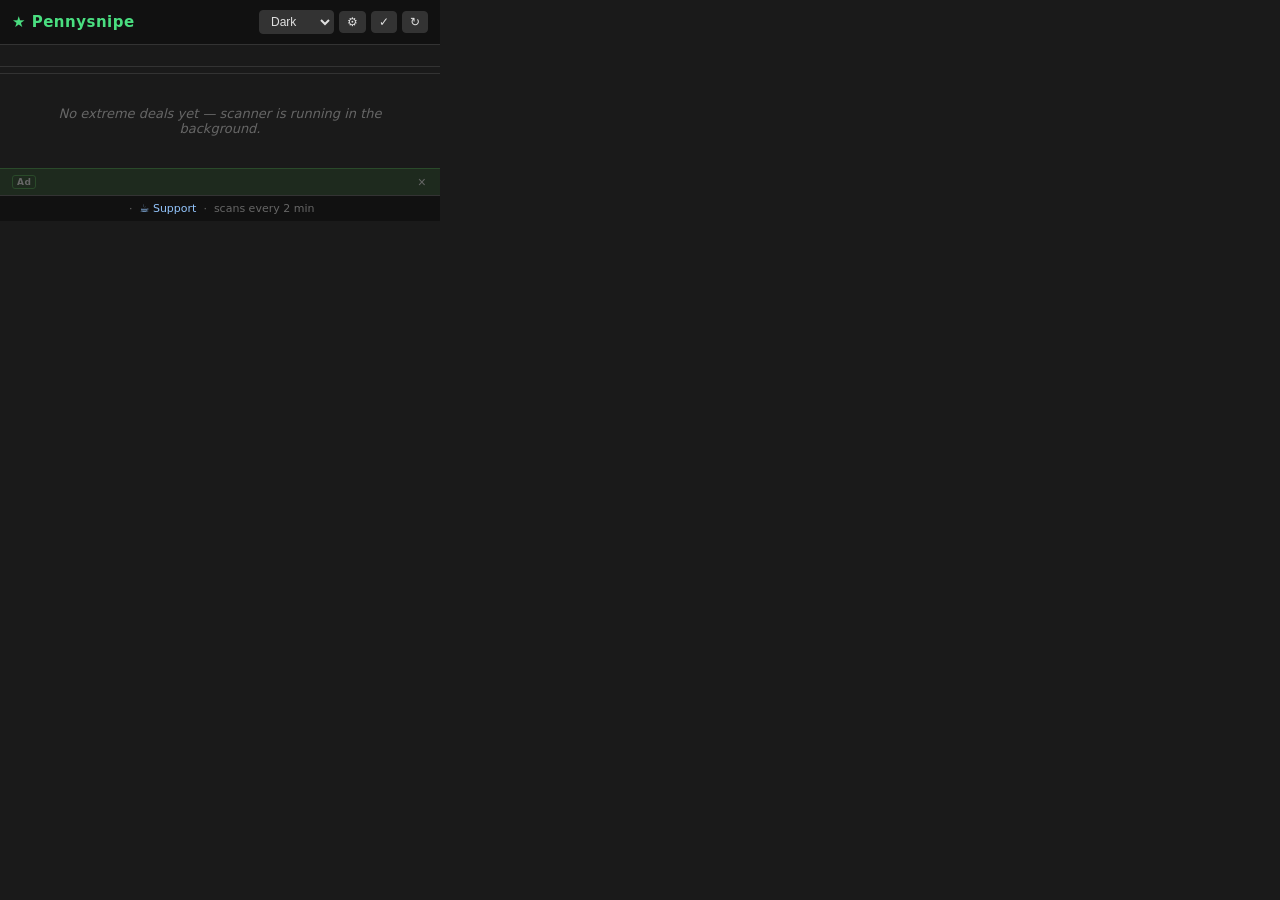
<file: extension/popup.html>
<!DOCTYPE html>
<html lang="en">
<head>
  <meta charset="UTF-8" />
  <title>Pennysnipe</title>
  <link rel="stylesheet" href="popup.css" />
</head>
<body class="dark">
<div id="app">

  <header>
    <span class="logo">&#9733; Pennysnipe</span>
    <div class="controls">
      <select id="themeSelect" title="Theme">
        <option value="dark">Dark</option>
        <option value="hacker">Hacker</option>
        <option value="neon">Neon</option>
        <option value="retro">Retro</option>
        <option value="light">Light</option>
      </select>
      <button id="settingsBtn" title="Settings">&#9881;</button>
      <button id="clearBtn"    title="Mark all read">&#10003;</button>
      <button id="refreshBtn"  title="Scan now">&#8635;</button>
    </div>
  </header>

  <!-- Settings panel -->
  <div id="settingsPanel" class="hidden">
    <div class="setting-row">
      <label>Max price ($)</label>
      <input id="setMaxPrice" type="number" min="0" step="0.01" placeholder="10.00" />
    </div>
    <div class="setting-row">
      <label>Min discount (%)</label>
      <input id="setMinDiscount" type="number" min="1" max="99" placeholder="80" />
    </div>
    <div class="setting-row">
      <label>Amazon affiliate tag</label>
      <input id="setAffTag" type="text" placeholder="yourtag-20" />
    </div>
    <div class="setting-divider"></div>
    <div class="setting-row premium-row">
      <label>&#128081; License key</label>
      <input id="setLicenseKey" type="text" placeholder="DF-XXXX-XXXX-XXXX" />
    </div>
    <div class="setting-row" style="justify-content:space-between; align-items:center;">
      <a id="getPremiumLink" href="#" target="_blank" class="get-premium-btn">Get Premium Key</a>
      <button id="saveSettings">Save</button>
    </div>
    <div class="premium-perks">
      Premium removes ads &nbsp;&#183;&nbsp; priority support &nbsp;&#183;&nbsp; unlimited deal history
    </div>
  </div>

  <div id="status"></div>
  <div id="twitterStatus" class="twitter-status"></div>
  <div id="dealList"></div>

  <!-- Ad banner (hidden for premium users) -->
  <div id="adBanner" class="ad-banner">
    <span class="ad-label">Ad</span>
    <a id="adLink" href="#" target="_blank" rel="noopener noreferrer" id="adText"></a>
    <button id="adClose" title="Close ad">&#215;</button>
  </div>

  <footer>
    <span id="footerCount"></span>
    &nbsp;&#183;&nbsp;
    <a id="kofiLink" href="https://ko-fi.com/dreamss7036" target="_blank">&#9749; Support</a>
    &nbsp;&#183;&nbsp;
    scans every 2 min
  </footer>

</div>
<script src="popup.js"></script>
</body>
</html>
</file>
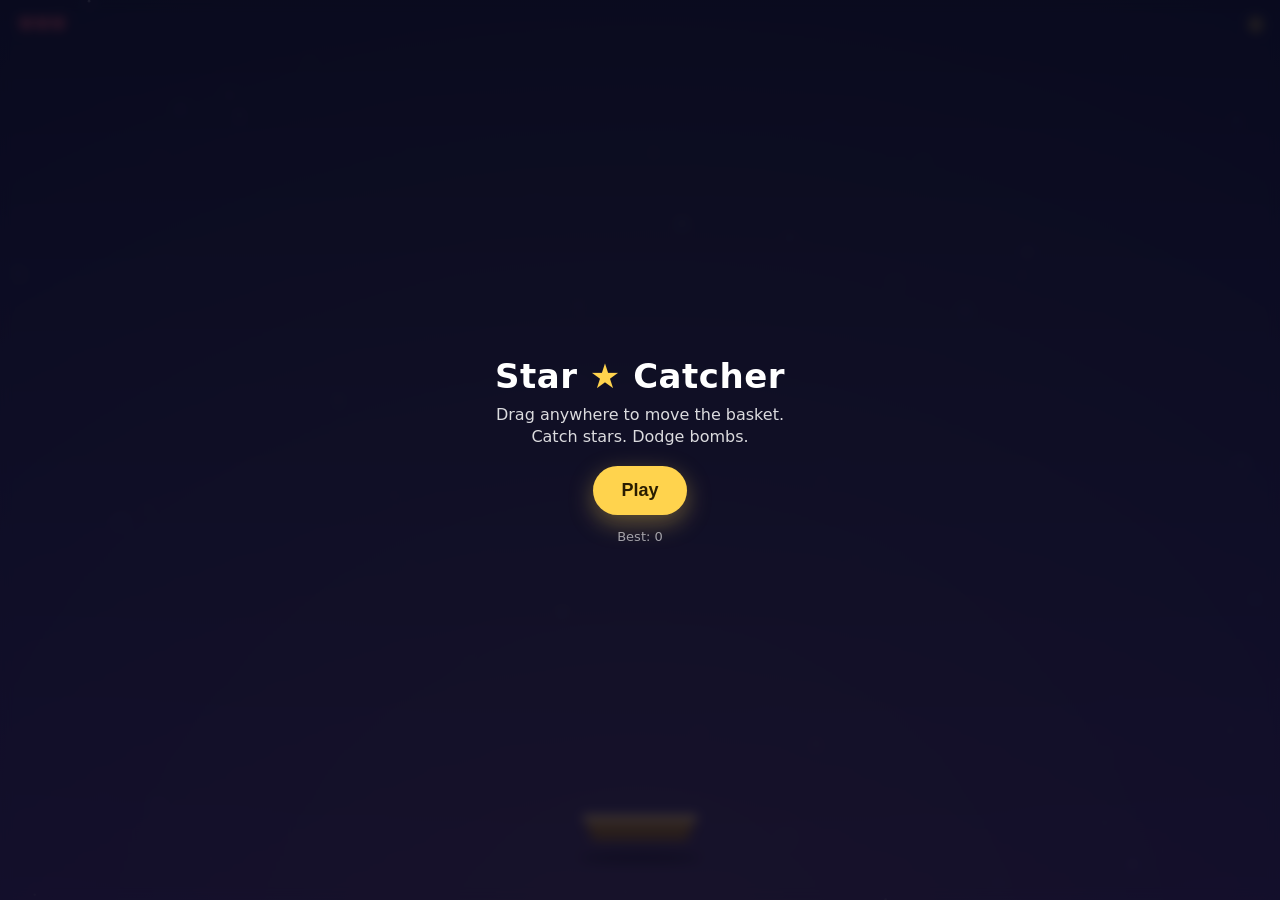
<file: static/game.html>
<!doctype html>
<html lang="en">
<head>
<meta charset="utf-8">
<meta name="viewport" content="width=device-width,initial-scale=1,viewport-fit=cover,user-scalable=no">
<meta name="apple-mobile-web-app-capable" content="yes">
<meta name="mobile-web-app-capable" content="yes">
<meta name="theme-color" content="#0b0d2b">
<title>Star Catcher</title>
<style>
  :root { --bg:#0b0d2b; --ink:#fff; --accent:#ffd34d; --bad:#ff5b6e; }
  * { box-sizing: border-box; -webkit-tap-highlight-color: transparent; }
  html, body {
    margin: 0; padding: 0; height: 100%; width: 100%;
    background: var(--bg); color: var(--ink);
    font-family: -apple-system, BlinkMacSystemFont, "Segoe UI", system-ui, sans-serif;
    overflow: hidden; overscroll-behavior: none; touch-action: none;
    user-select: none; -webkit-user-select: none;
  }
  #wrap {
    position: fixed; inset: 0;
    display: flex; align-items: center; justify-content: center;
  }
  canvas { display: block; background: linear-gradient(#0b0d2b, #1a1352 60%, #2b1466); }
  #hud {
    position: fixed; top: env(safe-area-inset-top, 0); left: 0; right: 0;
    padding: 14px 18px; display: flex; justify-content: space-between;
    font-weight: 700; font-size: 18px; pointer-events: none;
    text-shadow: 0 2px 6px rgba(0,0,0,.4);
  }
  #hud .lives { color: var(--bad); }
  #hud .score { color: var(--accent); }
  .overlay {
    position: fixed; inset: 0; display: flex; align-items: center; justify-content: center;
    background: rgba(8,9,28,.78); backdrop-filter: blur(6px);
    text-align: center; padding: 24px; z-index: 10;
  }
  .panel { max-width: 360px; }
  h1 { margin: 0 0 6px; font-size: 34px; letter-spacing: .5px; }
  h1 .star { color: var(--accent); }
  p { margin: 8px 0 18px; opacity: .85; line-height: 1.4; }
  button {
    background: var(--accent); color: #2a1d00; border: 0;
    padding: 14px 28px; border-radius: 999px;
    font-weight: 800; font-size: 18px; cursor: pointer;
    box-shadow: 0 8px 24px rgba(255,211,77,.35);
  }
  button:active { transform: translateY(1px); }
  .small { font-size: 13px; opacity: .6; margin-top: 14px; }
  .hidden { display: none !important; }
</style>
</head>
<body>
<div id="wrap"><canvas id="c"></canvas></div>
<div id="hud">
  <div class="lives" id="lives">♥♥♥</div>
  <div class="score" id="score">0</div>
</div>

<div class="overlay" id="start">
  <div class="panel">
    <h1>Star <span class="star">★</span> Catcher</h1>
    <p>Drag anywhere to move the basket.<br>Catch stars. Dodge bombs.</p>
    <button id="playBtn">Play</button>
    <div class="small">Best: <span id="bestStart">0</span></div>
  </div>
</div>

<div class="overlay hidden" id="over">
  <div class="panel">
    <h1>Game Over</h1>
    <p>Score: <b id="finalScore">0</b><br>Best: <b id="finalBest">0</b></p>
    <button id="againBtn">Play again</button>
  </div>
</div>

<script>
(() => {
  const canvas = document.getElementById('c');
  const ctx = canvas.getContext('2d');
  const hudScore = document.getElementById('score');
  const hudLives = document.getElementById('lives');
  const startEl = document.getElementById('start');
  const overEl = document.getElementById('over');
  const playBtn = document.getElementById('playBtn');
  const againBtn = document.getElementById('againBtn');
  const finalScore = document.getElementById('finalScore');
  const finalBest = document.getElementById('finalBest');
  const bestStart = document.getElementById('bestStart');

  let DPR = Math.min(window.devicePixelRatio || 1, 2);
  let W = 0, H = 0;
  function resize() {
    DPR = Math.min(window.devicePixelRatio || 1, 2);
    W = window.innerWidth; H = window.innerHeight;
    canvas.style.width = W + 'px';
    canvas.style.height = H + 'px';
    canvas.width = Math.floor(W * DPR);
    canvas.height = Math.floor(H * DPR);
    ctx.setTransform(DPR, 0, 0, DPR, 0, 0);
  }
  window.addEventListener('resize', resize);
  resize();

  const BEST_KEY = 'starcatcher_best_v1';
  let best = parseInt(localStorage.getItem(BEST_KEY) || '0', 10);
  bestStart.textContent = best;

  const state = {
    running: false,
    score: 0,
    lives: 3,
    basket: { x: 0, y: 0, w: 90, h: 22 },
    items: [],
    stars: [], // background stars
    spawnTimer: 0,
    spawnEvery: 0.85,
    speed: 220,
    elapsed: 0,
    flash: 0,
    shake: 0,
  };

  function reset() {
    state.score = 0;
    state.lives = 3;
    state.items.length = 0;
    state.spawnTimer = 0;
    state.spawnEvery = 0.85;
    state.speed = 220;
    state.elapsed = 0;
    state.flash = 0;
    state.shake = 0;
    state.basket.w = Math.max(70, Math.min(110, W * 0.22));
    state.basket.h = 22;
    state.basket.x = W / 2;
    state.basket.y = H - 70 - (window.visualViewport ? 0 : 0);
    updateHUD();
    seedBgStars();
  }

  function seedBgStars() {
    state.stars.length = 0;
    const n = Math.floor((W * H) / 9000);
    for (let i = 0; i < n; i++) {
      state.stars.push({
        x: Math.random() * W,
        y: Math.random() * H,
        r: Math.random() * 1.4 + 0.2,
        tw: Math.random() * Math.PI * 2,
      });
    }
  }

  function updateHUD() {
    hudScore.textContent = state.score;
    hudLives.textContent = '♥'.repeat(state.lives) + '<span style="opacity:.25">' + '♥'.repeat(Math.max(0, 3 - state.lives)) + '</span>';
    hudLives.innerHTML = '<span style="color:#ff5b6e">' + '♥'.repeat(state.lives) + '</span>' +
                         '<span style="opacity:.2">' + '♥'.repeat(Math.max(0, 3 - state.lives)) + '</span>';
  }

  // input — drag anywhere
  let dragging = false;
  let dragOffset = 0;
  function pointerXY(e) {
    if (e.touches && e.touches[0]) return { x: e.touches[0].clientX, y: e.touches[0].clientY };
    return { x: e.clientX, y: e.clientY };
  }
  function onDown(e) {
    if (!state.running) return;
    e.preventDefault();
    const p = pointerXY(e);
    dragging = true;
    // if tap is near basket, preserve relative offset, else snap
    const dx = p.x - state.basket.x;
    dragOffset = Math.abs(dx) < state.basket.w ? dx : 0;
    state.basket.x = clamp(p.x - dragOffset, state.basket.w / 2, W - state.basket.w / 2);
  }
  function onMove(e) {
    if (!dragging || !state.running) return;
    e.preventDefault();
    const p = pointerXY(e);
    state.basket.x = clamp(p.x - dragOffset, state.basket.w / 2, W - state.basket.w / 2);
  }
  function onUp() { dragging = false; }
  canvas.addEventListener('touchstart', onDown, { passive: false });
  canvas.addEventListener('touchmove', onMove, { passive: false });
  canvas.addEventListener('touchend', onUp);
  canvas.addEventListener('mousedown', onDown);
  window.addEventListener('mousemove', onMove);
  window.addEventListener('mouseup', onUp);

  function clamp(v, lo, hi) { return Math.max(lo, Math.min(hi, v)); }

  function spawn() {
    // 18% bombs after first 5s
    const bombChance = state.elapsed < 5 ? 0 : Math.min(0.28, 0.1 + state.elapsed * 0.005);
    const isBomb = Math.random() < bombChance;
    const r = isBomb ? 16 : 14;
    state.items.push({
      x: r + Math.random() * (W - 2 * r),
      y: -r,
      r,
      vy: state.speed * (0.85 + Math.random() * 0.4),
      vx: (Math.random() - 0.5) * 40,
      bomb: isBomb,
      spin: Math.random() * Math.PI * 2,
      vspin: (Math.random() - 0.5) * 4,
    });
  }

  function loseLife() {
    state.lives--;
    state.flash = 0.35;
    state.shake = 14;
    updateHUD();
    if (state.lives <= 0) gameOver();
  }

  function gameOver() {
    state.running = false;
    if (state.score > best) {
      best = state.score;
      localStorage.setItem(BEST_KEY, String(best));
    }
    finalScore.textContent = state.score;
    finalBest.textContent = best;
    overEl.classList.remove('hidden');
  }

  function start() {
    reset();
    startEl.classList.add('hidden');
    overEl.classList.add('hidden');
    state.running = true;
    last = performance.now();
    requestAnimationFrame(loop);
  }
  playBtn.addEventListener('click', start);
  againBtn.addEventListener('click', start);

  // draw helpers
  function drawStar(x, y, r, rot, color) {
    ctx.save();
    ctx.translate(x, y);
    ctx.rotate(rot);
    ctx.fillStyle = color;
    ctx.beginPath();
    for (let i = 0; i < 10; i++) {
      const a = (i / 10) * Math.PI * 2 - Math.PI / 2;
      const rr = i % 2 === 0 ? r : r * 0.45;
      ctx.lineTo(Math.cos(a) * rr, Math.sin(a) * rr);
    }
    ctx.closePath();
    ctx.fill();
    ctx.restore();
  }

  function drawBomb(x, y, r, rot) {
    ctx.save();
    ctx.translate(x, y);
    ctx.rotate(rot);
    ctx.fillStyle = '#222';
    ctx.beginPath();
    ctx.arc(0, 0, r, 0, Math.PI * 2);
    ctx.fill();
    // highlight
    ctx.fillStyle = 'rgba(255,255,255,0.18)';
    ctx.beginPath();
    ctx.arc(-r * 0.35, -r * 0.35, r * 0.35, 0, Math.PI * 2);
    ctx.fill();
    // fuse
    ctx.strokeStyle = '#a86';
    ctx.lineWidth = 2;
    ctx.beginPath();
    ctx.moveTo(0, -r);
    ctx.quadraticCurveTo(r * 0.4, -r * 1.4, r * 0.7, -r * 1.5);
    ctx.stroke();
    // spark
    ctx.fillStyle = '#ffb84d';
    ctx.beginPath();
    ctx.arc(r * 0.7, -r * 1.5, 3, 0, Math.PI * 2);
    ctx.fill();
    ctx.restore();
  }

  function drawBasket(b) {
    const x = b.x, y = b.y, w = b.w, h = b.h;
    ctx.save();
    // shadow
    ctx.fillStyle = 'rgba(0,0,0,.35)';
    ctx.beginPath();
    ctx.ellipse(x, y + h + 6, w * 0.55, 6, 0, 0, Math.PI * 2);
    ctx.fill();
    // body
    const grd = ctx.createLinearGradient(0, y - h, 0, y + h);
    grd.addColorStop(0, '#e6a23a');
    grd.addColorStop(1, '#7a4a10');
    ctx.fillStyle = grd;
    ctx.beginPath();
    ctx.moveTo(x - w / 2, y - h / 2);
    ctx.lineTo(x + w / 2, y - h / 2);
    ctx.lineTo(x + w / 2 - 8, y + h / 2);
    ctx.lineTo(x - w / 2 + 8, y + h / 2);
    ctx.closePath();
    ctx.fill();
    // rim
    ctx.fillStyle = '#ffd58a';
    ctx.fillRect(x - w / 2 - 2, y - h / 2 - 4, w + 4, 6);
    // weave lines
    ctx.strokeStyle = 'rgba(0,0,0,.25)';
    ctx.lineWidth = 1;
    for (let i = 1; i < 5; i++) {
      const t = i / 5;
      const lx1 = x - w / 2 + t * 8;
      const lx2 = x + w / 2 - t * 8;
      const ly = y - h / 2 + t * h;
      ctx.beginPath();
      ctx.moveTo(lx1, ly);
      ctx.lineTo(lx2, ly);
      ctx.stroke();
    }
    ctx.restore();
  }

  let last = 0;
  function loop(now) {
    const dt = Math.min(0.033, (now - last) / 1000);
    last = now;
    if (state.running) update(dt);
    render();
    if (state.running) requestAnimationFrame(loop);
    else render(); // final frame already drawn
  }

  function update(dt) {
    state.elapsed += dt;
    state.speed = 220 + state.elapsed * 9;
    state.spawnEvery = Math.max(0.28, 0.85 - state.elapsed * 0.012);
    state.spawnTimer += dt;
    while (state.spawnTimer >= state.spawnEvery) {
      state.spawnTimer -= state.spawnEvery;
      spawn();
    }

    // basket follow
    state.basket.y = H - 70;

    // items
    for (let i = state.items.length - 1; i >= 0; i--) {
      const it = state.items[i];
      it.y += it.vy * dt;
      it.x += it.vx * dt;
      it.spin += it.vspin * dt;
      if (it.x < it.r) { it.x = it.r; it.vx *= -1; }
      if (it.x > W - it.r) { it.x = W - it.r; it.vx *= -1; }

      // collide with basket (rect)
      const b = state.basket;
      const within =
        it.y + it.r > b.y - b.h / 2 &&
        it.y - it.r < b.y + b.h / 2 &&
        it.x > b.x - b.w / 2 &&
        it.x < b.x + b.w / 2;
      if (within) {
        if (it.bomb) {
          loseLife();
        } else {
          state.score += 1;
          if (state.score % 10 === 0 && state.lives < 3) {
            state.lives++;
            updateHUD();
          } else updateHUD();
        }
        state.items.splice(i, 1);
        continue;
      }
      // off-screen
      if (it.y - it.r > H) {
        if (!it.bomb) loseLife();
        state.items.splice(i, 1);
      }
    }

    // bg twinkle
    for (const s of state.stars) s.tw += dt * 2;
    if (state.flash > 0) state.flash = Math.max(0, state.flash - dt * 1.5);
    if (state.shake > 0) state.shake = Math.max(0, state.shake - dt * 30);
  }

  function render() {
    ctx.save();
    let sx = 0, sy = 0;
    if (state.shake > 0) {
      sx = (Math.random() - 0.5) * state.shake;
      sy = (Math.random() - 0.5) * state.shake;
    }
    ctx.translate(sx, sy);

    // bg gradient already on canvas style; paint sky to clear
    const g = ctx.createLinearGradient(0, 0, 0, H);
    g.addColorStop(0, '#0b0d2b');
    g.addColorStop(0.6, '#1a1352');
    g.addColorStop(1, '#2b1466');
    ctx.fillStyle = g;
    ctx.fillRect(-30, -30, W + 60, H + 60);

    // bg stars
    for (const s of state.stars) {
      const a = 0.4 + Math.sin(s.tw) * 0.4;
      ctx.fillStyle = 'rgba(255,255,255,' + a.toFixed(2) + ')';
      ctx.beginPath();
      ctx.arc(s.x, s.y, s.r, 0, Math.PI * 2);
      ctx.fill();
    }

    // ground glow
    const glow = ctx.createRadialGradient(W / 2, H + 80, 20, W / 2, H + 80, Math.max(W, 320));
    glow.addColorStop(0, 'rgba(255,211,77,.18)');
    glow.addColorStop(1, 'rgba(255,211,77,0)');
    ctx.fillStyle = glow;
    ctx.fillRect(0, 0, W, H);

    // items
    for (const it of state.items) {
      if (it.bomb) drawBomb(it.x, it.y, it.r, it.spin);
      else {
        // glow
        const grad = ctx.createRadialGradient(it.x, it.y, 0, it.x, it.y, it.r * 2.5);
        grad.addColorStop(0, 'rgba(255,211,77,.55)');
        grad.addColorStop(1, 'rgba(255,211,77,0)');
        ctx.fillStyle = grad;
        ctx.beginPath();
        ctx.arc(it.x, it.y, it.r * 2.5, 0, Math.PI * 2);
        ctx.fill();
        drawStar(it.x, it.y, it.r, it.spin, '#ffd34d');
      }
    }

    drawBasket(state.basket);

    if (state.flash > 0) {
      ctx.fillStyle = 'rgba(255,91,110,' + state.flash.toFixed(2) + ')';
      ctx.fillRect(0, 0, W, H);
    }

    ctx.restore();
  }

  // initial draw so the menu has a backdrop
  reset();
  render();
})();
</script>
</body>
</html>
</file>
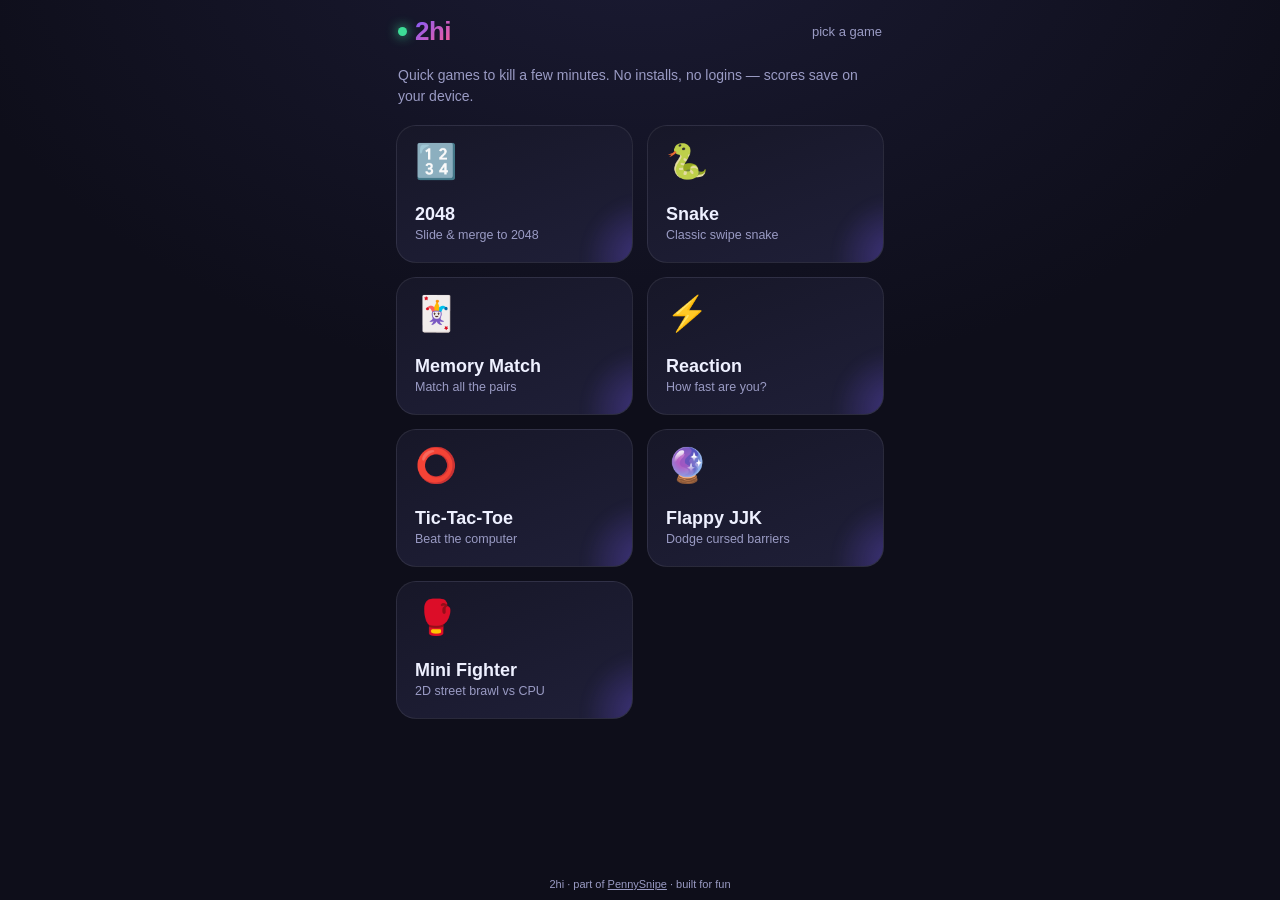
<file: templates/2hi.html>
<!DOCTYPE html>
<html lang="en">
<head>
<meta charset="UTF-8">
<meta name="viewport" content="width=device-width,initial-scale=1.0,maximum-scale=1.0,user-scalable=no,viewport-fit=cover">
<meta name="theme-color" content="#0e0e1a">
<meta name="apple-mobile-web-app-capable" content="yes">
<meta name="apple-mobile-web-app-status-bar-style" content="black-translucent">
<meta name="apple-mobile-web-app-title" content="2hi">
<meta name="description" content="2hi — browser game hub. 7 fun games to play on your phone.">
<link rel="manifest" href="/static/2hi-manifest.json">
<link rel="apple-touch-icon" href="{{ url_for('static', filename='apple-touch-icon.png') }}">
<title>2hi · game hub</title>
<style>
:root{
  --bg:#0e0e1a;--panel:#171728;--panel2:#1f1f38;
  --txt:#eef0ff;--muted:#9a9bc4;--accent:#7c5cff;--accent2:#ff5c93;
  --good:#3ddc97;--line:rgba(255,255,255,.08);
  --safe-top:env(safe-area-inset-top,0px);--safe-bot:env(safe-area-inset-bottom,0px);
}
*{box-sizing:border-box;-webkit-tap-highlight-color:transparent}
html,body{margin:0;height:100%}
body{background:radial-gradient(1200px 800px at 50% -10%,#1b1b34,#0e0e1a 60%);
  color:var(--txt);font-family:-apple-system,BlinkMacSystemFont,"Segoe UI",Roboto,Helvetica,Arial,sans-serif;
  overscroll-behavior:none;touch-action:manipulation;
  padding:var(--safe-top) 0 var(--safe-bot);
  -webkit-user-select:none;user-select:none}
.app{max-width:520px;margin:0 auto;min-height:100%;display:flex;flex-direction:column}

/* header */
header.bar{display:flex;align-items:center;gap:12px;padding:16px 18px 10px}
.logo{font-weight:800;font-size:26px;letter-spacing:-.5px;display:flex;align-items:center;gap:8px}
.logo .pill{background:linear-gradient(135deg,var(--accent),var(--accent2));
  -webkit-background-clip:text;background-clip:text;color:transparent}
.logo .dot{width:9px;height:9px;border-radius:50%;background:var(--good);box-shadow:0 0 12px var(--good)}
.sub{color:var(--muted);font-size:13px;margin-left:auto}
.backbtn{display:none;border:0;background:var(--panel);color:var(--txt);
  border:1px solid var(--line);border-radius:12px;padding:8px 14px;font-size:15px;font-weight:600}

/* home */
#home{padding:6px 16px 30px;flex:1}
.tagline{color:var(--muted);font-size:14px;margin:2px 2px 18px;line-height:1.5}
.grid{display:grid;grid-template-columns:1fr 1fr;gap:14px}
.card{position:relative;border:1px solid var(--line);border-radius:20px;padding:18px;
  background:linear-gradient(160deg,var(--panel),var(--panel2));overflow:hidden;
  cursor:pointer;transition:transform .12s ease,border-color .2s;
  min-height:138px;display:flex;flex-direction:column;justify-content:space-between}
.card:active{transform:scale(.96)}
.card .ico{font-size:34px;line-height:1}
.card h3{margin:10px 0 2px;font-size:18px}
.card p{margin:0;color:var(--muted);font-size:12.5px;line-height:1.4}
.card .hs{position:absolute;top:14px;right:14px;font-size:11px;color:var(--good);
  background:rgba(61,220,151,.12);padding:3px 8px;border-radius:999px;font-weight:700}
.card .glow{position:absolute;inset:auto -30% -40% auto;width:120px;height:120px;border-radius:50%;
  background:radial-gradient(circle,var(--accent) 0%,transparent 70%);opacity:.35;filter:blur(6px)}
.pwa-banner{display:none;align-items:center;gap:12px;background:var(--panel);
  border:1px solid var(--line);border-radius:14px;padding:12px 14px;margin-bottom:16px;font-size:13px}
.pwa-banner .pwa-ico{font-size:22px}
.pwa-banner button{margin-left:auto;background:linear-gradient(135deg,var(--accent),var(--accent2));
  border:0;border-radius:10px;color:#fff;padding:7px 14px;font-weight:700;font-size:13px}

/* game view */
.view{display:none;flex:1;flex-direction:column;padding:0 16px 20px;animation:fade .2s ease}
.view.active{display:flex}
#home.hide{display:none}
@keyframes fade{from{opacity:0;transform:translateY(8px)}to{opacity:1;transform:none}}
.gtop{display:flex;align-items:center;justify-content:space-between;margin:4px 0 14px}
.gtitle{font-size:20px;font-weight:800}
.scorebox{display:flex;gap:10px}
.stat{background:var(--panel);border:1px solid var(--line);border-radius:14px;padding:6px 14px;text-align:center;min-width:64px}
.stat .k{font-size:10px;color:var(--muted);text-transform:uppercase;letter-spacing:.5px}
.stat .v{font-size:19px;font-weight:800}
.stage{flex:1;display:flex;flex-direction:column;align-items:center;justify-content:center;gap:12px}
.btn{border:0;border-radius:14px;padding:12px 20px;font-size:15px;font-weight:700;color:#fff;
  background:linear-gradient(135deg,var(--accent),var(--accent2));cursor:pointer}
.btn.ghost{background:var(--panel);border:1px solid var(--line)}
.btn:active{transform:scale(.97)}
.hint{color:var(--muted);font-size:13px;text-align:center;margin:0}

/* 2048 */
#b2048{width:min(86vw,360px);aspect-ratio:1;background:var(--panel);border-radius:16px;padding:10px;
  position:relative;display:grid;grid-template-columns:repeat(4,1fr);grid-template-rows:repeat(4,1fr);
  gap:10px;touch-action:none}
#b2048 .cell{background:var(--panel2);border-radius:10px}
#b2048 .tile{position:absolute;display:flex;align-items:center;justify-content:center;
  font-weight:800;border-radius:10px;transition:left .12s,top .12s;color:#1a1024;
  font-size:clamp(18px,7vw,30px)}

/* canvas games */
canvas{background:var(--panel);border-radius:16px;touch-action:none;max-width:100%;display:block}

/* memory */
#memgrid{display:grid;grid-template-columns:repeat(4,1fr);gap:10px;width:min(86vw,360px)}
.mcard{aspect-ratio:1;border-radius:12px;display:flex;align-items:center;justify-content:center;
  cursor:pointer;transition:transform .25s;transform-style:preserve-3d;position:relative}
.mcard .face{position:absolute;inset:0;display:flex;align-items:center;justify-content:center;backface-visibility:hidden;border-radius:12px}
.mcard .front{background:linear-gradient(135deg,var(--accent),var(--accent2));color:white;font-size:20px;font-weight:800}
.mcard .back{transform:rotateY(180deg);background:#fff;color:#000;font-size:28px}
.mcard.flip{transform:rotateY(180deg)}
.mcard.done{opacity:.3}

/* reaction */
#reactbox{width:min(86vw,360px);aspect-ratio:1;border-radius:18px;display:flex;align-items:center;
  justify-content:center;font-size:20px;font-weight:700;text-align:center;cursor:pointer;
  background:var(--panel);transition:background .15s;padding:20px;line-height:1.4}

/* tic tac toe */
#ttt{display:grid;grid-template-columns:repeat(3,1fr);gap:8px;width:min(80vw,320px)}
#ttt .sq{aspect-ratio:1;background:var(--panel);border-radius:14px;display:flex;align-items:center;
  justify-content:center;font-size:46px;font-weight:800;cursor:pointer}
#ttt .sq.x{color:var(--accent)}
#ttt .sq.o{color:var(--accent2)}

/* fighter controls */
.fbtns{display:flex;justify-content:space-between;width:min(92vw,340px);gap:8px;margin-top:4px}
.fbtn-group{display:flex;gap:8px}
.fbtn{border:none;border-radius:12px;padding:11px 14px;font-size:13px;font-weight:800;
  color:white;background:var(--panel);border:1px solid var(--line);cursor:pointer;
  -webkit-user-select:none;user-select:none;touch-action:manipulation}
.fbtn:active{transform:scale(.93)}
.fbtn.att{background:linear-gradient(135deg,#3355ff,#6622ee)}
.fbtn.sp{background:linear-gradient(135deg,var(--accent2),#ff9500)}

/* toast */
.toast{position:fixed;left:50%;bottom:calc(24px + var(--safe-bot));transform:translateX(-50%);
  background:var(--panel);border:1px solid var(--line);padding:12px 20px;border-radius:14px;
  font-weight:700;opacity:0;transition:opacity .2s,transform .2s;pointer-events:none;z-index:50;
  white-space:nowrap}
.toast.show{opacity:1;transform:translateX(-50%) translateY(-6px)}

footer{text-align:center;color:var(--muted);font-size:11px;padding:10px}
footer a{color:var(--muted)}
</style>
</head>
<body>
<div class="app">
  <header class="bar">
    <button class="backbtn" id="backBtn">‹ Hub</button>
    <div class="logo"><span class="dot"></span><span class="pill">2hi</span></div>
    <span class="sub" id="subText">pick a game</span>
  </header>

  <!-- HOME -->
  <section id="home">
    <div class="pwa-banner" id="pwaBanner">
      <span class="pwa-ico">📲</span>
      <span>Add 2hi to your home screen for offline play</span>
      <button id="pwaInstall">Install</button>
    </div>
    <p class="tagline">Quick games to kill a few minutes. No installs, no logins — scores save on your device.</p>
    <div class="grid" id="cardGrid"></div>
  </section>

  <!-- 2048 -->
  <section class="view" data-game="g2048">
    <div class="gtop"><div class="gtitle">2048</div>
      <div class="scorebox">
        <div class="stat"><div class="k">Score</div><div class="v" id="s2048">0</div></div>
        <div class="stat"><div class="k">Best</div><div class="v" id="best2048">0</div></div>
      </div></div>
    <div class="stage"><div id="b2048"></div>
      <p class="hint">Swipe to combine tiles — reach 2048!</p>
      <button class="btn ghost" data-act="reset2048">New game</button></div>
  </section>

  <!-- Snake -->
  <section class="view" data-game="snake">
    <div class="gtop"><div class="gtitle">Snake</div>
      <div class="scorebox">
        <div class="stat"><div class="k">Score</div><div class="v" id="ssnake">0</div></div>
        <div class="stat"><div class="k">Best</div><div class="v" id="bestsnake">0</div></div>
      </div></div>
    <div class="stage"><canvas id="snakeCanvas" width="320" height="320"></canvas>
      <p class="hint">Swipe to steer. Eat the dots, don't bite yourself.</p>
      <button class="btn" data-act="startsnake">Start / Restart</button></div>
  </section>

  <!-- Memory -->
  <section class="view" data-game="memory">
    <div class="gtop"><div class="gtitle">Memory Match</div>
      <div class="scorebox">
        <div class="stat"><div class="k">Moves</div><div class="v" id="mmoves">0</div></div>
        <div class="stat"><div class="k">Best</div><div class="v" id="bestmem">—</div></div>
      </div></div>
    <div class="stage"><div id="memgrid"></div>
      <p class="hint">Flip cards and match all pairs in as few moves as you can.</p>
      <button class="btn ghost" data-act="resetmem">Shuffle</button></div>
  </section>

  <!-- Reaction -->
  <section class="view" data-game="reaction">
    <div class="gtop"><div class="gtitle">Reaction</div>
      <div class="scorebox">
        <div class="stat"><div class="k">Last</div><div class="v" id="rlast">—</div></div>
        <div class="stat"><div class="k">Best</div><div class="v" id="bestreact">—</div></div>
      </div></div>
    <div class="stage"><div id="reactbox">Tap to start</div>
      <p class="hint">Wait for green, then tap as fast as you can. Times in ms.</p></div>
  </section>

  <!-- Tic-Tac-Toe -->
  <section class="view" data-game="ttt">
    <div class="gtop"><div class="gtitle">Tic-Tac-Toe</div>
      <div class="scorebox">
        <div class="stat"><div class="k">You</div><div class="v" id="twin">0</div></div>
        <div class="stat"><div class="k">CPU</div><div class="v" id="tlose">0</div></div>
      </div></div>
    <div class="stage"><div id="ttt"></div>
      <p class="hint" id="tttmsg">You're X — tap a square.</p>
      <button class="btn ghost" data-act="resetttt">New round</button></div>
  </section>

  <!-- Flappy JJK -->
  <section class="view" data-game="flappy">
    <div class="gtop"><div class="gtitle">Flappy JJK</div>
      <div class="scorebox">
        <div class="stat"><div class="k">Score</div><div class="v" id="sflappy">0</div></div>
        <div class="stat"><div class="k">Best</div><div class="v" id="bestflappy">0</div></div>
      </div></div>
    <div class="stage">
      <canvas id="flappyCanvas" width="300" height="460" style="touch-action:none"></canvas>
      <p class="hint">Tap to fly — dodge the cursed spirit barriers!</p>
    </div>
  </section>

  <!-- Mini Fighter -->
  <section class="view" data-game="fighter">
    <div class="gtop"><div class="gtitle">Mini Fighter</div>
      <div class="scorebox">
        <div class="stat"><div class="k">You</div><div class="v" id="fwin">0</div></div>
        <div class="stat"><div class="k">CPU</div><div class="v" id="flose">0</div></div>
      </div></div>
    <div class="stage">
      <canvas id="fightCanvas" width="340" height="220"></canvas>
      <p class="hint" id="fightMsg">Tap START to fight!</p>
      <div class="fbtns">
        <div class="fbtn-group">
          <button class="fbtn" id="fb-left">◄</button>
          <button class="fbtn" id="fb-right">►</button>
        </div>
        <div class="fbtn-group">
          <button class="fbtn att" id="fb-punch">PUNCH</button>
          <button class="fbtn att" id="fb-kick">KICK</button>
          <button class="fbtn sp" id="fb-special">★ SP</button>
        </div>
      </div>
      <button class="btn" data-act="startfight">Start / Restart</button>
    </div>
  </section>

  <footer>2hi · part of <a href="/">PennySnipe</a> · built for fun</footer>
</div>
<div class="toast" id="toast"></div>

<script>
(function(){
"use strict";
const $=s=>document.querySelector(s);
const LS={
  get:(k,d)=>{try{return JSON.parse(localStorage.getItem('2hi_'+k))??d}catch(e){return d}},
  set:(k,v)=>localStorage.setItem('2hi_'+k,JSON.stringify(v))
};
const toastEl=$('#toast');let toastT;
function toast(m){
  toastEl.textContent=m;toastEl.classList.add('show');
  clearTimeout(toastT);toastT=setTimeout(()=>toastEl.classList.remove('show'),1800);
}

/* ---- GAMES CONFIG ---- */
const GAMES=[
  {id:'g2048', ico:'🔢', name:'2048',         desc:'Slide & merge to 2048',       hs:()=>LS.get('best2048',0)||0},
  {id:'snake', ico:'🐍', name:'Snake',         desc:'Classic swipe snake',          hs:()=>LS.get('bestsnake',0)||0},
  {id:'memory',ico:'🃏', name:'Memory Match',  desc:'Match all the pairs',          hs:()=>{const b=LS.get('bestmem',null);return b?b+' mv':0}},
  {id:'reaction',ico:'⚡',name:'Reaction',     desc:'How fast are you?',            hs:()=>{const b=LS.get('bestreact',null);return b?b+'ms':0}},
  {id:'ttt',   ico:'⭕', name:'Tic-Tac-Toe',  desc:'Beat the computer',            hs:()=>0},
  {id:'flappy',ico:'🔮', name:'Flappy JJK',   desc:'Dodge cursed barriers',        hs:()=>LS.get('bestflappy',0)||0},
  {id:'fighter',ico:'🥊',name:'Mini Fighter', desc:'2D street brawl vs CPU',       hs:()=>0},
];

/* ---- ROUTER ---- */
const cardGrid=$('#cardGrid');
GAMES.forEach(g=>{
  const c=document.createElement('div');c.className='card';c.dataset.go=g.id;
  const best=g.hs();const badge=best?`<span class="hs">★ ${best}</span>`:'';
  c.innerHTML=`<div class="glow"></div>${badge}<div class="ico">${g.ico}</div>
    <div><h3>${g.name}</h3><p>${g.desc}</p></div>`;
  c.addEventListener('click',()=>openGame(g.id));
  cardGrid.appendChild(c);
});

function refreshBadges(){
  document.querySelectorAll('#cardGrid .card').forEach(c=>{
    const g=GAMES.find(x=>x.id===c.dataset.go);const b=g.hs();
    let el=c.querySelector('.hs');
    if(b){if(!el){el=document.createElement('span');el.className='hs';c.appendChild(el)}el.textContent='★ '+b}
    else if(el)el.remove();
  });
}

const starters={};const stoppers={current:null};

function openGame(id){
  if(stoppers.current)stoppers.current();stoppers.current=null;
  $('#home').classList.add('hide');
  document.querySelectorAll('.view').forEach(v=>v.classList.toggle('active',v.dataset.game===id));
  $('#backBtn').style.display='block';
  $('#subText').textContent=GAMES.find(g=>g.id===id).name;
  if(starters[id])starters[id]();
  location.hash=id;
}
function goHome(){
  if(stoppers.current){stoppers.current();stoppers.current=null;}
  $('#home').classList.remove('hide');
  document.querySelectorAll('.view').forEach(v=>v.classList.remove('active'));
  $('#backBtn').style.display='none';
  $('#subText').textContent='pick a game';
  refreshBadges();location.hash='';
}
$('#backBtn').addEventListener('click',goHome);

/* ---- SWIPE HELPER ---- */
function swipe(el,cb){
  let x0,y0;
  el.addEventListener('touchstart',e=>{const t=e.touches[0];x0=t.clientX;y0=t.clientY;},{passive:true});
  el.addEventListener('touchend',e=>{
    const t=e.changedTouches[0];const dx=t.clientX-x0,dy=t.clientY-y0;
    if(Math.abs(dx)<22&&Math.abs(dy)<22)return;
    cb(Math.abs(dx)>Math.abs(dy)?dx>0?'right':'left':dy>0?'down':'up');
  },{passive:true});
}

/* ====================== 2048 ====================== */
const G2={size:4,grid:[],score:0,el:$('#b2048'),tiles:new Map(),id:0,
  colors:{2:'#eee4da',4:'#ede0c8',8:'#f2b179',16:'#f59563',32:'#f67c5f',64:'#f65e3b',
    128:'#edcf72',256:'#edcc61',512:'#edc850',1024:'#edc53f',2048:'#edc22e'}};
function g2Build(){G2.el.innerHTML='';for(let i=0;i<16;i++){const c=document.createElement('div');c.className='cell';G2.el.appendChild(c);}}
function g2Reset(){G2.grid=Array.from({length:4},()=>[0,0,0,0]);G2.score=0;G2.tiles.forEach(t=>t.remove());G2.tiles.clear();g2Add();g2Add();g2Render();$('#s2048').textContent=0;}
function g2Empty(){const o=[];for(let r=0;r<4;r++)for(let c=0;c<4;c++)if(!G2.grid[r][c])o.push([r,c]);return o;}
function g2Add(){const e=g2Empty();if(!e.length)return;const[r,c]=e[Math.floor(Math.random()*e.length)];G2.grid[r][c]={v:Math.random()<.9?2:4,id:++G2.id,fresh:true};}
function g2Pos(r,c){const pad=10,gap=10;const sz=(G2.el.clientWidth-pad*2-gap*3)/4;return{sz,left:pad+c*(sz+gap),top:pad+r*(sz+gap)};}
function g2Render(){
  const seen=new Set();
  for(let r=0;r<4;r++)for(let c=0;c<4;c++){const cell=G2.grid[r][c];if(!cell)continue;
    seen.add(cell.id);const p=g2Pos(r,c);let t=G2.tiles.get(cell.id);
    if(!t){t=document.createElement('div');t.className='tile';t.style.width=t.style.height=p.sz+'px';
      G2.el.appendChild(t);G2.tiles.set(cell.id,t);
      if(cell.fresh){t.style.transform='scale(0)';requestAnimationFrame(()=>{t.style.transition='transform .12s';t.style.transform='scale(1)';});}}
    t.style.width=t.style.height=p.sz+'px';t.style.left=p.left+'px';t.style.top=p.top+'px';
    t.textContent=cell.v;t.style.background=G2.colors[cell.v]||'#3c3a32';
    t.style.color=cell.v>4?'#fff':'#1a1024';cell.fresh=false;}
  G2.tiles.forEach((t,id)=>{if(!seen.has(id)){t.remove();G2.tiles.delete(id);}});
}
function g2Move(dir){
  const before=JSON.stringify(G2.grid.map(r=>r.map(c=>c?c.v:0)));
  const rot=g=>g[0].map((_,i)=>g.map(r=>r[i]));
  let g=G2.grid;
  if(dir==='up')g=rot(g);
  if(dir==='down')g=rot(g).map(r=>r.reverse());
  if(dir==='right')g=g.map(r=>r.slice().reverse());
  for(let r=0;r<4;r++){
    let row=g[r].filter(x=>x);
    for(let i=0;i<row.length-1;i++){if(row[i].v===row[i+1].v){row[i]={v:row[i].v*2,id:++G2.id,fresh:true};G2.score+=row[i].v;row.splice(i+1,1);}}
    while(row.length<4)row.push(0);g[r]=row;
  }
  if(dir==='up')g=rot(g);
  if(dir==='down')g=rot(g.map(r=>r.reverse()));
  if(dir==='right')g=g.map(r=>r.slice().reverse());
  G2.grid=g;
  const after=JSON.stringify(G2.grid.map(r=>r.map(c=>c?c.v:0)));
  if(before!==after){g2Add();g2Render();$('#s2048').textContent=G2.score;
    const best=LS.get('best2048',0);if(G2.score>best){LS.set('best2048',G2.score);$('#best2048').textContent=G2.score;}
    if(G2.grid.flat().some(c=>c&&c.v===2048))setTimeout(()=>toast('🎉 You reached 2048!'),100);
    else if(!g2Empty().length&&!g2CanMove())setTimeout(()=>toast('No moves left — game over'),100);}
}
function g2CanMove(){
  for(let r=0;r<4;r++)for(let c=0;c<4;c++){const v=G2.grid[r][c]&&G2.grid[r][c].v;if(!v)return true;
    if(c<3&&G2.grid[r][c+1]&&G2.grid[r][c+1].v===v)return true;
    if(r<3&&G2.grid[r+1][c]&&G2.grid[r+1][c].v===v)return true;}return false;}
g2Build();swipe(G2.el,g2Move);
document.addEventListener('keydown',e=>{if(!document.querySelector('[data-game=g2048]').classList.contains('active'))return;
  const m={ArrowLeft:'left',ArrowRight:'right',ArrowUp:'up',ArrowDown:'down'}[e.key];if(m){e.preventDefault();g2Move(m);}});
starters.g2048=()=>{$('#best2048').textContent=LS.get('best2048',0);if(!G2.grid.flat().some(x=>x))g2Reset();
  requestAnimationFrame(g2Render);stoppers.current=null;};

/* ====================== SNAKE ====================== */
const SC=$('#snakeCanvas'),sx=SC.getContext('2d');
let snake,dir,nextDir,food,sScore,sLoop,sCell=16,sGrid=20;
SC.width=SC.height=sCell*sGrid;
function snakeInit(){snake=[{x:8,y:10},{x:7,y:10},{x:6,y:10}];dir={x:1,y:0};nextDir=dir;sScore=0;$('#ssnake').textContent=0;placeFood();}
function placeFood(){do{food={x:(Math.random()*sGrid)|0,y:(Math.random()*sGrid)|0};}while(snake.some(s=>s.x===food.x&&s.y===food.y));}
function snakeStep(){
  dir=nextDir;const head={x:snake[0].x+dir.x,y:snake[0].y+dir.y};
  if(head.x<0||head.y<0||head.x>=sGrid||head.y>=sGrid||snake.some(s=>s.x===head.x&&s.y===head.y)){
    clearInterval(sLoop);sLoop=null;
    const best=LS.get('bestsnake',0);if(sScore>best){LS.set('bestsnake',sScore);$('#bestsnake').textContent=sScore;}
    toast('💀 Game over — score '+sScore);snakeDraw(true);return;}
  snake.unshift(head);
  if(head.x===food.x&&head.y===food.y){sScore++;$('#ssnake').textContent=sScore;placeFood();}else snake.pop();
  snakeDraw();
}
function snakeDraw(){
  sx.fillStyle='#171728';sx.fillRect(0,0,SC.width,SC.height);
  sx.fillStyle='#ff5c93';sx.beginPath();sx.arc(food.x*sCell+sCell/2,food.y*sCell+sCell/2,sCell/2-2,0,7);sx.fill();
  snake.forEach((s,i)=>{sx.fillStyle=i===0?'#7c5cff':`hsl(${255-i*4},70%,${65-i}%)`;
    sx.fillRect(s.x*sCell+1.5,s.y*sCell+1.5,sCell-3,sCell-3);});
}
function snakeStart(){snakeInit();clearInterval(sLoop);sLoop=setInterval(snakeStep,110);snakeDraw();}
swipe(SC,d=>{const map={left:{x:-1,y:0},right:{x:1,y:0},up:{x:0,y:-1},down:{x:0,y:1}}[d];
  if(map&&!(map.x===-dir.x&&map.y===-dir.y))nextDir=map;});
document.addEventListener('keydown',e=>{if(!document.querySelector('[data-game=snake]').classList.contains('active'))return;
  const m={ArrowLeft:{x:-1,y:0},ArrowRight:{x:1,y:0},ArrowUp:{x:0,y:-1},ArrowDown:{x:0,y:1}}[e.key];
  if(m){e.preventDefault();if(!(m.x===-dir.x&&m.y===-dir.y))nextDir=m;}});
starters.snake=()=>{$('#bestsnake').textContent=LS.get('bestsnake',0);snakeInit();snakeDraw();
  stoppers.current=()=>{clearInterval(sLoop);sLoop=null;};};

/* ====================== MEMORY ====================== */
const EMO=['🍕','🚀','🎸','🐙','🌈','⚽','🍩','👾'];
let mFlip=[],mMoves,mLock,mDone;
function memReset(){
  const grid=$('#memgrid');grid.innerHTML='';mFlip=[];mMoves=0;mLock=false;mDone=0;$('#mmoves').textContent=0;
  const deck=[...EMO,...EMO].sort(()=>Math.random()-.5);
  deck.forEach(sym=>{const c=document.createElement('div');c.className='mcard';c.dataset.sym=sym;
    c.innerHTML=`<div class="face front">?</div><div class="face back">${sym}</div>`;
    c.addEventListener('click',()=>memClick(c));grid.appendChild(c);});
}
function memClick(c){
  if(mLock||c.classList.contains('flip')||c.classList.contains('done'))return;
  c.classList.add('flip');mFlip.push(c);
  if(mFlip.length===2){mMoves++;$('#mmoves').textContent=mMoves;mLock=true;
    const[a,b]=mFlip;
    if(a.dataset.sym===b.dataset.sym){setTimeout(()=>{a.classList.add('done');b.classList.add('done');mFlip=[];mLock=false;mDone+=2;if(mDone===16)memWin();},420);}
    else setTimeout(()=>{a.classList.remove('flip');b.classList.remove('flip');mFlip=[];mLock=false;},760);}
}
function memWin(){const best=LS.get('bestmem',null);if(best===null||mMoves<best){LS.set('bestmem',mMoves);$('#bestmem').textContent=mMoves;}toast('🎉 Cleared in '+mMoves+' moves!');}
starters.memory=()=>{const b=LS.get('bestmem',null);$('#bestmem').textContent=b===null?'—':b;memReset();stoppers.current=null;};

/* ====================== REACTION ====================== */
const rbox=$('#reactbox');let rState='idle',rTimer,rStart;
rbox.addEventListener('click',reactClick);
function reactClick(){
  if(rState==='idle'||rState==='done'){rbox.style.background='var(--accent2)';rbox.textContent='Wait for green…';rState='wait';
    rTimer=setTimeout(()=>{rbox.style.background='var(--good)';rbox.textContent='TAP!';rState='go';rStart=performance.now();},800+Math.random()*2200);}
  else if(rState==='wait'){clearTimeout(rTimer);rbox.style.background='var(--panel)';rbox.textContent='Too soon! Tap to retry';rState='done';}
  else if(rState==='go'){const ms=Math.round(performance.now()-rStart);rbox.style.background='var(--panel)';rbox.textContent=ms+' ms · tap to retry';rState='done';
    $('#rlast').textContent=ms;const best=LS.get('bestreact',null);if(best===null||ms<best){LS.set('bestreact',ms);$('#bestreact').textContent=ms;toast('⚡ New best: '+ms+'ms!');}}
}
starters.reaction=()=>{const b=LS.get('bestreact',null);$('#bestreact').textContent=b===null?'—':b;
  rState='idle';rbox.style.background='var(--panel)';rbox.textContent='Tap to start';
  stoppers.current=()=>{clearTimeout(rTimer);rState='idle';};};

/* ====================== TIC-TAC-TOE ====================== */
const tEl=$('#ttt');let tB,tOver;
const WINS=[[0,1,2],[3,4,5],[6,7,8],[0,3,6],[1,4,7],[2,5,8],[0,4,8],[2,4,6]];
function tttReset(){tB=Array(9).fill('');tOver=false;tEl.innerHTML='';$('#tttmsg').textContent="You're X — tap a square.";
  for(let i=0;i<9;i++){const s=document.createElement('div');s.className='sq';s.dataset.i=i;s.addEventListener('click',()=>tttPlay(i));tEl.appendChild(s);}}
function tttDraw(){[...tEl.children].forEach((s,i)=>{s.textContent=tB[i];s.className='sq'+(tB[i]?' '+tB[i].toLowerCase():'');});}
function tttWin(b,p){return WINS.some(w=>w.every(i=>b[i]===p));}
function tttPlay(i){
  if(tOver||tB[i])return;tB[i]='X';tttDraw();
  if(tttWin(tB,'X')){tttEnd('win');return;}
  if(!tB.includes('')){tttEnd('draw');return;}
  const m=tttBest();tB[m]='O';tttDraw();
  if(tttWin(tB,'O')){tttEnd('lose');return;}
  if(!tB.includes(''))tttEnd('draw');
}
function tttEnd(r){tOver=true;
  if(r==='win'){$('#tttmsg').textContent='You win! 🎉';$('#twin').textContent=+$('#twin').textContent+1;}
  else if(r==='lose'){$('#tttmsg').textContent='CPU wins 🤖';$('#tlose').textContent=+$('#tlose').textContent+1;}
  else $('#tttmsg').textContent="It's a draw.";}
function tttBest(){let best=-Infinity,move;
  tB.forEach((c,i)=>{if(!c){tB[i]='O';const s=mini(tB,0,false);tB[i]='';if(s>best){best=s;move=i;}}});return move;}
function mini(b,d,isMax){
  if(tttWin(b,'O'))return 10-d;if(tttWin(b,'X'))return d-10;if(!b.includes(''))return 0;
  if(isMax){let best=-Infinity;b.forEach((c,i)=>{if(!c){b[i]='O';best=Math.max(best,mini(b,d+1,false));b[i]='';}});return best;}
  else{let best=Infinity;b.forEach((c,i)=>{if(!c){b[i]='X';best=Math.min(best,mini(b,d+1,true));b[i]='';}});return best;}}
starters.ttt=()=>{tttReset();tttDraw();stoppers.current=null;};

/* ====================== FLAPPY JJK ====================== */
const FC=$('#flappyCanvas'),fx=FC.getContext('2d');
const FW=FC.width,FH=FC.height;
const GRAVITY=0.44,FLAPV=-8.8,PIPE_W=50,PIPE_GAP=148,PIPE_SPD=2.4;
let fState='idle',fBird,fPipes,fParts,fScore,fFrame,fRaf;

function fReset(){
  fBird={x:72,y:FH/2,vy:0,rot:0};fPipes=[];fParts=[];fScore=0;fFrame=0;
  for(let i=0;i<22;i++)fParts.push(newFPart());$('#sflappy').textContent=0;
}
function newFPart(){return{x:Math.random()*FW,y:Math.random()*FH,r:1.2+Math.random()*2.5,
  vy:-0.25-Math.random()*0.35,alpha:0.2+Math.random()*0.55,hue:260+Math.random()*50};}

function fTap(){
  if(fState==='idle'){fReset();fState='play';fBird.vy=FLAPV;fRaf=requestAnimationFrame(fTick);}
  else if(fState==='play'){fBird.vy=FLAPV;}
  else if(fState==='dead'){fReset();fState='play';fBird.vy=FLAPV;fRaf=requestAnimationFrame(fTick);}
}
FC.addEventListener('touchstart',e=>{e.preventDefault();fTap();},{passive:false});
FC.addEventListener('click',fTap);
document.addEventListener('keydown',e=>{
  if(!document.querySelector('[data-game=flappy]').classList.contains('active'))return;
  if(e.code==='Space'){e.preventDefault();fTap();}});

function fTick(){
  if(fState!=='play')return;
  // Physics
  fBird.vy+=GRAVITY;fBird.y+=fBird.vy;
  fBird.rot=Math.max(-0.45,Math.min(0.85,fBird.vy*0.055));
  fFrame++;
  // Spawn pipes
  if(fFrame===1||(fFrame>60&&fFrame%110===0)){
    fPipes.push({x:FW+10,topH:90+Math.random()*(FH-PIPE_GAP-180),scored:false});}
  fPipes.forEach(p=>p.x-=PIPE_SPD);fPipes=fPipes.filter(p=>p.x>-PIPE_W-5);
  // Score
  fPipes.forEach(p=>{if(!p.scored&&p.x+PIPE_W<fBird.x){p.scored=true;fScore++;$('#sflappy').textContent=fScore;}});
  // Particles
  fParts.forEach(p=>{p.y+=p.vy;if(p.y<-5)Object.assign(p,newFPart(),{y:FH+2});});
  // Collision
  const br=14;
  const dead=fBird.y-br<0||fBird.y+br>FH||
    fPipes.some(p=>fBird.x+br>p.x+5&&fBird.x-br<p.x+PIPE_W-5&&
      (fBird.y-br<p.topH-5||fBird.y+br>p.topH+PIPE_GAP+5));
  if(dead){
    fState='dead';
    const b=LS.get('bestflappy',0);if(fScore>b){LS.set('bestflappy',fScore);$('#bestflappy').textContent=fScore;}
    toast('💀 Cursed! Score: '+fScore);fDraw();return;}
  fDraw();fRaf=requestAnimationFrame(fTick);
}

function fDraw(){
  // Background
  const grad=fx.createLinearGradient(0,0,0,FH);
  grad.addColorStop(0,'#060614');grad.addColorStop(1,'#130826');
  fx.fillStyle=grad;fx.fillRect(0,0,FW,FH);
  // Cursed energy particles
  fParts.forEach(p=>{fx.beginPath();fx.arc(p.x,p.y,p.r,0,7);fx.fillStyle=`hsla(${p.hue},80%,65%,${p.alpha})`;fx.fill();});
  // Pipes (cursed barriers)
  fPipes.forEach(p=>{
    const pGrad=fx.createLinearGradient(p.x,0,p.x+PIPE_W,0);
    pGrad.addColorStop(0,'#1a0832');pGrad.addColorStop(0.5,'#2e1265');pGrad.addColorStop(1,'#1a0832');
    fx.shadowColor='#7722cc';fx.shadowBlur=14;
    fx.fillStyle=pGrad;
    fx.fillRect(p.x,0,PIPE_W,p.topH);
    fx.fillRect(p.x,p.topH+PIPE_GAP,PIPE_W,FH-(p.topH+PIPE_GAP));
    fx.shadowBlur=0;
    fx.strokeStyle='rgba(160,50,255,0.7)';fx.lineWidth=1.5;
    fx.strokeRect(p.x,0,PIPE_W,p.topH);
    fx.strokeRect(p.x,p.topH+PIPE_GAP,PIPE_W,FH-(p.topH+PIPE_GAP));
    // Kanji rune
    fx.fillStyle='rgba(180,80,255,0.45)';fx.font='bold 20px serif';fx.textAlign='center';
    if(p.topH>40)fx.fillText('呪',p.x+PIPE_W/2,p.topH-16);
    if(FH-p.topH-PIPE_GAP>40)fx.fillText('霊',p.x+PIPE_W/2,p.topH+PIPE_GAP+32);
  });
  fx.shadowBlur=0;
  // Yuji (the bird)
  fx.save();fx.translate(fBird.x,fBird.y);fx.rotate(fBird.rot);
  // Body - school uniform
  fx.fillStyle='#1c1c2e';fx.fillRect(-13,-6,26,22);
  // White collar stripe
  fx.fillStyle='#ddd';fx.fillRect(-3,-6,6,5);
  // Head
  fx.fillStyle='#e8b88a';fx.beginPath();fx.arc(0,-18,13,0,7);fx.fill();
  // Tattoo (pink cursed mark on face)
  fx.fillStyle='#ff1493';
  fx.beginPath();fx.arc(-5,-16,3.5,0,7);fx.fill();
  fx.beginPath();fx.arc(-5,-16,1.5,0,7);
  fx.fillStyle='#fff';fx.fill();
  // Hair (spiky, tan/pink streaks)
  fx.fillStyle='#c4935a';
  fx.beginPath();fx.moveTo(-13,-24);fx.lineTo(-9,-34);fx.lineTo(-3,-28);
  fx.lineTo(3,-33);fx.lineTo(8,-27);fx.lineTo(13,-22);fx.lineTo(13,-18);fx.lineTo(-13,-18);fx.closePath();fx.fill();
  fx.fillStyle='rgba(255,20,147,0.6)';
  fx.fillRect(-8,-32,3,10);fx.fillRect(2,-30,3,8);
  // Eyes
  fx.fillStyle='#333';fx.beginPath();fx.arc(-4,-18,2,0,7);fx.fill();
  fx.beginPath();fx.arc(4,-18,2,0,7);fx.fill();
  fx.restore();
  // Score badge
  fx.fillStyle='rgba(0,0,0,0.45)';fx.beginPath();fx.roundRect(FW/2-28,8,56,28,8);fx.fill();
  fx.fillStyle='white';fx.font='bold 20px sans-serif';fx.textAlign='center';fx.fillText(fScore,FW/2,25);
  // State overlays
  if(fState==='idle'){
    fx.fillStyle='rgba(0,0,0,0.6)';fx.fillRect(0,0,FW,FH);
    fx.fillStyle='#9933ff';fx.font='bold 30px sans-serif';fx.textAlign='center';fx.fillText('JUJUTSU',FW/2,FH/2-38);
    fx.fillStyle='#fff';fx.font='bold 30px sans-serif';fx.fillText('KAISEN',FW/2,FH/2-4);
    fx.fillStyle='#ff6bae';fx.font='800 13px sans-serif';fx.fillText('FLAPPY ITADORI',FW/2,FH/2+20);
    fx.fillStyle='rgba(255,255,255,0.65)';fx.font='15px sans-serif';fx.fillText('Tap anywhere to fly!',FW/2,FH/2+52);
  }
  if(fState==='dead'){
    fx.fillStyle='rgba(0,0,0,0.68)';fx.fillRect(0,0,FW,FH);
    fx.fillStyle='#ff0033';fx.font='bold 18px sans-serif';fx.textAlign='center';fx.fillText('DOMAIN EXPANSION',FW/2,FH/2-22);
    fx.fillStyle='#9933ff';fx.font='bold 14px sans-serif';fx.fillText('Unlimited Void',FW/2,FH/2+2);
    fx.fillStyle='rgba(255,255,255,0.75)';fx.font='15px sans-serif';fx.fillText('Score: '+fScore+' · Tap to retry',FW/2,FH/2+30);
  }
}
starters.flappy=()=>{$('#bestflappy').textContent=LS.get('bestflappy',0);
  fState='idle';fReset();fDraw();
  stoppers.current=()=>{fState='stopped';cancelAnimationFrame(fRaf);};};

/* ====================== MINI FIGHTER ====================== */
const FC2=$('#fightCanvas'),fx2=FC2.getContext('2d');
const FW2=FC2.width,FH2=FC2.height;
const GND=185,FBODY=56,FMOVE=2.6,FJUMP=-10.5,FGRAV=0.52;
let fP,fC,fRunning=false,fInt,leftDown=false,rightDown=false,cpuClock=0;

function newFighter(x,isPlayer){
  return{x,y:GND,vy:0,dir:isPlayer?1:-1,hp:100,state:'idle',stTimer:0,
    spCool:0,hitUsed:false,isPlayer,col:isPlayer?'#4488ff':'#ff4444',
    dk:isPlayer?'#2255bb':'#bb2222',wins:0};}

function startFight(){
  const pw=fP?fP.wins:0,cw=fC?fC.wins:0;
  fP=newFighter(68,true);fC=newFighter(FW2-68,false);
  fP.wins=pw;fC.wins=cw;
  fRunning=true;$('#fightMsg').textContent='FIGHT!';
  clearInterval(fInt);fInt=setInterval(fightTick,1000/60);
}

function fightTick(){
  // Timers
  [fP,fC].forEach(f=>{
    if(f.stTimer>0)f.stTimer--;
    if(f.spCool>0)f.spCool--;
    // Return to idle
    if(f.stTimer===0&&f.state!=='idle'&&f.state!=='walk'&&f.state!=='dead'){f.state='idle';f.hitUsed=false;}
    // Face opponent always (unless dying)
    if(f.state!=='dead'){const opp=f.isPlayer?fC:fP;f.dir=opp.x>f.x?1:-1;}
  });
  // Physics / gravity
  [fP,fC].forEach(f=>{
    if(f.state==='dead')return;
    f.vy+=FGRAV;f.y+=f.vy;
    if(f.y>=GND){f.y=GND;f.vy=0;}
  });
  // Player movement
  if(fP.state==='idle'||fP.state==='walk'){
    if(leftDown&&fP.x>18){fP.x-=FMOVE;fP.state='walk';}
    else if(rightDown&&fP.x<FW2-18){fP.x+=FMOVE;fP.state='walk';}
    else if(fP.state==='walk')fP.state='idle';
  }
  // CPU AI
  cpuAI();
  // Hit detection
  checkFightHits(fP,fC);checkFightHits(fC,fP);
  // Win check
  if(fRunning&&(fP.hp<=0||fC.hp<=0)){
    fRunning=false;clearInterval(fInt);
    if(fP.hp<=0){fC.wins++;$('#flose').textContent=fC.wins;$('#fightMsg').textContent='CPU wins 🤖  — Tap Start to retry';}
    else{fP.wins++;$('#fwin').textContent=fP.wins;$('#fightMsg').textContent='You win! 🎉  — Tap Start for more';}
    fP.state=fP.hp<=0?'dead':'idle';fC.state=fC.hp<=0?'dead':'idle';
  }
  drawFight();
}

function cpuAI(){
  if(!fRunning||fC.state==='dead')return;
  cpuClock++;if(cpuClock<58)return;cpuClock=0;
  if(fC.state!=='idle'&&fC.state!=='walk')return;
  const dx=Math.abs(fC.x-fP.x),r=Math.random();
  if(dx>150){const d=fP.x>fC.x?1:-1;fC.x=Math.min(FW2-18,Math.max(18,fC.x+d*30));fC.state='walk';}
  else if(dx>70){if(r<0.45)doAttack(fC,'kick');else if(r<0.6){const d=fP.x>fC.x?1:-1;fC.x=Math.min(FW2-18,Math.max(18,fC.x+d*18));}}
  else{if(r<0.28)doAttack(fC,'punch');else if(r<0.52)doAttack(fC,'kick');else if(r<0.7&&fC.spCool===0)doAttack(fC,'special');}
}
function doAttack(f,type){
  if(f.state!=='idle'&&f.state!=='walk')return;
  if(type==='special'&&f.spCool>0)return;
  f.state=type;f.stTimer={punch:18,kick:24,special:38}[type];f.hitUsed=false;
  if(type==='special')f.spCool=260;
}
function doJump(f){if(f.y>=GND&&f.state!=='dead'){f.vy=FJUMP;}}

function checkFightHits(att,def){
  if(att.hitUsed||def.state==='dead')return;
  const ACTIVE={punch:[3,9],kick:[3,11],special:[15,22]};
  const rng=ACTIVE[att.state];if(!rng)return;
  const elapsed={punch:18,kick:24,special:38}[att.state]-att.stTimer;
  if(elapsed<rng[0]||elapsed>rng[1])return;
  const d=att.dir;
  const HB={
    punch:{dx:d>0?14:-52,dy:-FBODY+18,w:38,h:20},
    kick: {dx:d>0?12:-58,dy:-26,w:46,h:22},
    special:{dx:d>0?8:-78,dy:-FBODY+4,w:70,h:FBODY-4}
  }[att.state];
  const hx=att.x+HB.dx,hy=att.y+HB.dy;
  if(def.x+15>hx&&def.x-15<hx+HB.w&&def.y>hy&&def.y-FBODY<hy+HB.h){
    att.hitUsed=true;
    const dmg={punch:10,kick:18,special:38}[att.state];
    def.hp=Math.max(0,def.hp-dmg);
    if(def.hp>0){def.state='hurt';def.stTimer=18;const kb={punch:9,kick:15,special:28}[att.state];
      def.x=Math.min(FW2-18,Math.max(18,def.x+d*kb));}
  }
}

function drawFight(){
  // Stage BG
  const bg=fx2.createLinearGradient(0,0,0,FH2);
  bg.addColorStop(0,'#18103a');bg.addColorStop(0.65,'#24145a');bg.addColorStop(1,'#32206e');
  fx2.fillStyle=bg;fx2.fillRect(0,0,FW2,FH2);
  // Floor
  fx2.fillStyle='#4a2a8a';fx2.fillRect(0,GND+2,FW2,FH2-GND-2);
  fx2.fillStyle='#6633bb';fx2.fillRect(0,GND,FW2,3);
  // Perspective lines
  fx2.strokeStyle='rgba(255,255,255,0.04)';fx2.lineWidth=1;
  for(let i=-20;i<FW2+20;i+=38){fx2.beginPath();fx2.moveTo(i,GND+3);fx2.lineTo(FW2/2,FH2);fx2.stroke();}
  // HP bars
  const bw=(FW2-60)/2,bh=15,by=7;
  // Player
  fx2.fillStyle='#1a1a2e';fx2.fillRect(8,by,bw,bh);
  const phw=fP.hp/100*bw;
  fx2.fillStyle=fP.hp>50?'#22cc55':fP.hp>20?'#ffbb00':'#ff2200';
  fx2.fillRect(8,by,phw,bh);
  fx2.strokeStyle='rgba(255,255,255,0.35)';fx2.lineWidth=1;fx2.strokeRect(8,by,bw,bh);
  fx2.fillStyle='white';fx2.font='bold 9px sans-serif';fx2.textAlign='left';fx2.fillText('YOU',10,by+11);
  // CPU
  const cbx=FW2-8-bw;
  fx2.fillStyle='#1a1a2e';fx2.fillRect(cbx,by,bw,bh);
  const chw=fC.hp/100*bw;
  fx2.fillStyle=fC.hp>50?'#22cc55':fC.hp>20?'#ffbb00':'#ff2200';
  fx2.fillRect(cbx+bw-chw,by,chw,bh);
  fx2.strokeStyle='rgba(255,255,255,0.35)';fx2.strokeRect(cbx,by,bw,bh);
  fx2.fillStyle='white';fx2.textAlign='right';fx2.fillText('CPU',cbx+bw-2,by+11);
  // VS badge
  fx2.fillStyle='#0e0e1a';fx2.beginPath();fx2.arc(FW2/2,by+bh/2,14,0,7);fx2.fill();
  fx2.strokeStyle='rgba(255,255,255,0.2)';fx2.lineWidth=1;fx2.stroke();
  fx2.fillStyle='white';fx2.font='bold 9px sans-serif';fx2.textAlign='center';fx2.fillText('VS',FW2/2,by+bh/2+3.5);
  // Fighters
  drawSprite(fx2,fP);drawSprite(fx2,fC);
}

function drawSprite(ctx,f){
  const cx=f.x,gy=f.y,top=gy-FBODY,d=f.dir;
  const col=f.col,dk=f.dk;
  if(f.state==='dead'){
    ctx.fillStyle=col;ctx.save();ctx.translate(cx,gy-8);ctx.rotate(d*1.45);
    ctx.fillRect(-24,-8,48,14);ctx.restore();
    ctx.fillStyle=col;ctx.beginPath();ctx.arc(cx+d*20,gy-6,11,0,7);ctx.fill();return;}
  // Shadow
  ctx.fillStyle='rgba(0,0,0,0.28)';ctx.beginPath();ctx.ellipse(cx,gy+3,17,5,0,0,7);ctx.fill();
  // Walk animation
  const wb=(f.state==='walk')?Math.sin(Date.now()*.014)*2.5:0;
  const wl=(f.state==='walk')?Math.sin(Date.now()*.014)*9:0;
  // Legs
  ctx.fillStyle=dk;
  // Kick state: extend front leg
  if(f.state==='kick'){
    const e=Math.min(1,(18-Math.max(0,f.stTimer-6))/12)*34;
    ctx.fillRect(cx+(d>0?13:-13-e),gy-18,e+14,13);}
  ctx.fillRect(cx-13,gy-24+wl,12,24-wl);
  ctx.fillRect(cx+1,gy-24-wl,12,24+wl);
  // Torso
  ctx.fillStyle=col;ctx.fillRect(cx-14,top+wb+14,28,26);
  // Punch arm extension
  const pElapsed={punch:18,kick:24,special:38}[f.state]-f.stTimer;
  const pActive=f.state==='punch'&&pElapsed>=3&&pElapsed<=10;
  const pExt=pActive?Math.min(1,(pElapsed-3)/5)*30:0;
  ctx.fillStyle=dk;
  if(d>0){ctx.fillRect(cx+14,top+wb+16,16+pExt,10);ctx.fillRect(cx-30,top+wb+18,16,9);}
  else{ctx.fillRect(cx-30-pExt,top+wb+16,16+pExt,10);ctx.fillRect(cx+14,top+wb+18,16,9);}
  // Special aura
  if(f.state==='special'){
    const se={special:38}[f.state];const elapsed2=38-f.stTimer;
    const glow=elapsed2<16?elapsed2/16:Math.max(0,(38-elapsed2)/22);
    ctx.shadowColor='#ffaa00';ctx.shadowBlur=18*glow;
    ctx.strokeStyle=`rgba(255,175,0,${glow*.85})`;ctx.lineWidth=4+glow*5;
    ctx.strokeRect(cx-16,top,32,FBODY);ctx.shadowBlur=0;ctx.lineWidth=1;
    if(elapsed2>=15&&elapsed2<=22){
      const ex=(elapsed2-15)/7*75;
      ctx.fillStyle=`rgba(255,190,0,${0.75-(elapsed2-15)/7*0.4})`;
      if(d>0)ctx.fillRect(cx+14,top+wb+16,ex,28);else ctx.fillRect(cx-14-ex,top+wb+16,ex,28);}}
  else ctx.shadowBlur=0;
  // Head
  ctx.fillStyle=col;ctx.beginPath();ctx.arc(cx,top+wb+11,13,0,7);ctx.fill();
  // Eyes
  ctx.fillStyle='rgba(255,255,255,0.92)';const ex=cx+d*4.5;
  ctx.beginPath();ctx.arc(ex,top+wb+9,3.5,0,7);ctx.fill();
  ctx.fillStyle='rgba(0,0,0,.8)';ctx.beginPath();ctx.arc(ex+d*1.5,top+wb+9.5,2,0,7);ctx.fill();
  // Hurt flash
  if(f.state==='hurt'){ctx.fillStyle=`rgba(255,50,50,${0.4*f.stTimer/18})`;ctx.fillRect(cx-15,top,30,FBODY);}
  // Label
  ctx.fillStyle=col;ctx.font='bold 9px sans-serif';ctx.textAlign='center';ctx.fillText(f.isPlayer?'YOU':'CPU',cx,top-4);
  if(f.isPlayer&&f.spCool>0){ctx.fillStyle='rgba(255,165,0,.8)';ctx.font='8px sans-serif';ctx.fillText('SP '+Math.ceil(f.spCool/60)+'s',cx,top-14);}
}

// Fight controls
const fightBtns={punch:'fb-punch',kick:'fb-kick',special:'fb-special'};
Object.entries(fightBtns).forEach(([type,id])=>{
  const btn=document.getElementById(id);
  const go=()=>{if(fRunning)doAttack(fP,type);};
  btn.addEventListener('touchstart',e=>{e.preventDefault();go();},{passive:false});
  btn.addEventListener('click',go);
});
const lBtn=$('#fb-left'),rBtn=$('#fb-right');
lBtn.addEventListener('touchstart',e=>{e.preventDefault();leftDown=true;},{passive:false});
lBtn.addEventListener('touchend',()=>leftDown=false);lBtn.addEventListener('mousedown',()=>leftDown=true);
lBtn.addEventListener('mouseup',()=>leftDown=false);lBtn.addEventListener('mouseleave',()=>leftDown=false);
rBtn.addEventListener('touchstart',e=>{e.preventDefault();rightDown=true;},{passive:false});
rBtn.addEventListener('touchend',()=>rightDown=false);rBtn.addEventListener('mousedown',()=>rightDown=true);
rBtn.addEventListener('mouseup',()=>rightDown=false);rBtn.addEventListener('mouseleave',()=>rightDown=false);
document.addEventListener('keydown',e=>{
  if(!document.querySelector('[data-game=fighter]').classList.contains('active'))return;
  if(e.key==='ArrowLeft'){e.preventDefault();leftDown=true;}
  if(e.key==='ArrowRight'){e.preventDefault();rightDown=true;}
  if(e.key==='ArrowUp'){e.preventDefault();doJump(fP);}
  if(e.key==='z'||e.key==='Z')doAttack(fP,'punch');
  if(e.key==='x'||e.key==='X')doAttack(fP,'kick');
  if(e.key==='c'||e.key==='C')doAttack(fP,'special');
});
document.addEventListener('keyup',e=>{
  if(e.key==='ArrowLeft')leftDown=false;if(e.key==='ArrowRight')rightDown=false;});

starters.fighter=()=>{
  leftDown=rightDown=false;fRunning=false;clearInterval(fInt);
  fP=newFighter(68,true);fC=newFighter(FW2-68,false);
  $('#fightMsg').textContent='Tap START to fight!';drawFight();
  stoppers.current=()=>{clearInterval(fInt);fRunning=false;leftDown=rightDown=false;};};

/* ---- ACTION BUTTONS ---- */
document.addEventListener('click',e=>{
  const a=e.target.dataset&&e.target.dataset.act;if(!a)return;
  ({reset2048:g2Reset,startsnake:snakeStart,resetmem:memReset,
    resetttt:()=>{tttReset();tttDraw();},startfight:startFight})[a]?.();});

/* ---- HASH ROUTER ---- */
window.addEventListener('hashchange',()=>{
  const h=location.hash.slice(1);
  if(h&&GAMES.find(g=>g.id===h)){if(!document.querySelector(`[data-game=${h}]`).classList.contains('active'))openGame(h);}
  else goHome();});
const initHash=location.hash.slice(1);
if(initHash&&GAMES.find(g=>g.id===initHash))openGame(initHash);

/* ---- PWA INSTALL PROMPT ---- */
let pwaPrompt=null;
window.addEventListener('beforeinstallprompt',e=>{
  e.preventDefault();pwaPrompt=e;
  $('#pwaBanner').style.display='flex';});
$('#pwaInstall').addEventListener('click',()=>{
  if(!pwaPrompt)return;pwaPrompt.prompt();
  pwaPrompt.userChoice.then(()=>{pwaPrompt=null;$('#pwaBanner').style.display='none';});});
window.addEventListener('appinstalled',()=>{$('#pwaBanner').style.display='none';toast('✅ 2hi installed!');});

/* ---- SERVICE WORKER ---- */
if('serviceWorker' in navigator){
  navigator.serviceWorker.register('/sw.js',{scope:'/'}).catch(()=>{});
}
})();
</script>
</body>
</html>
</file>
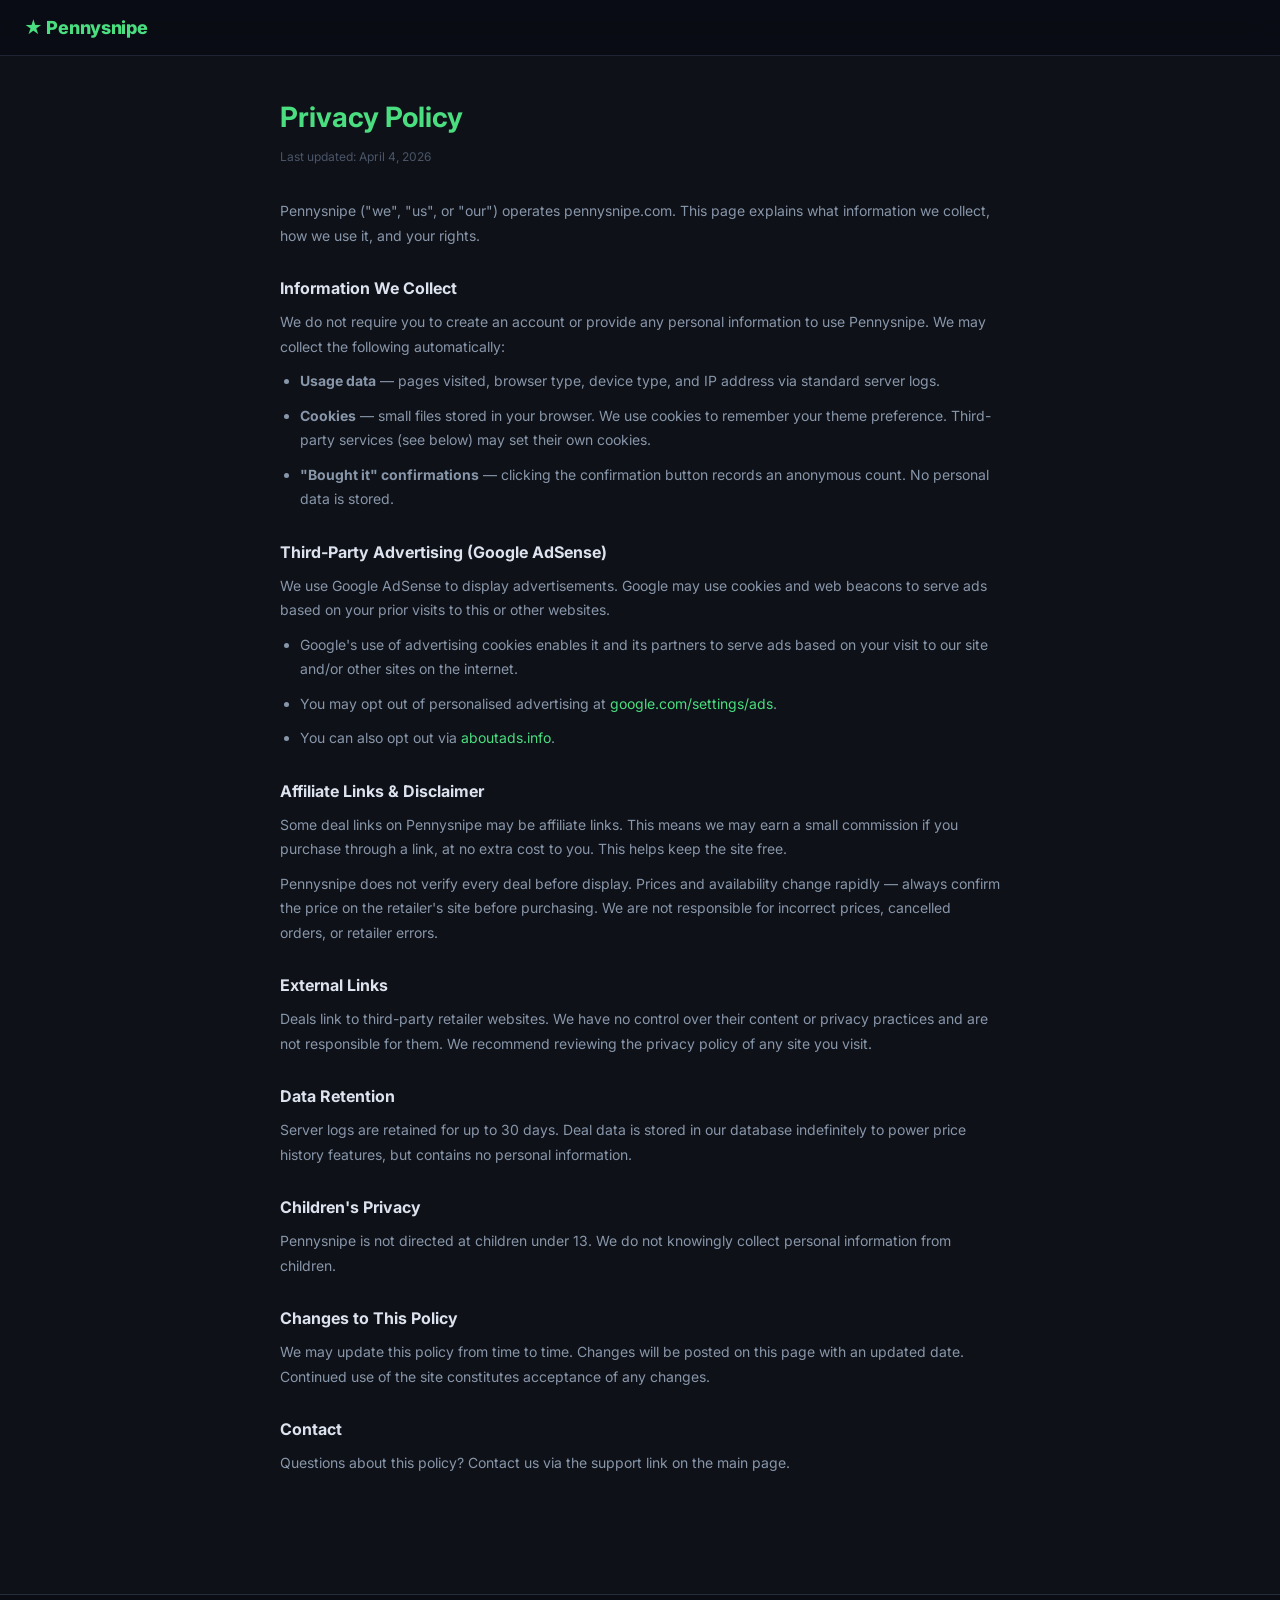
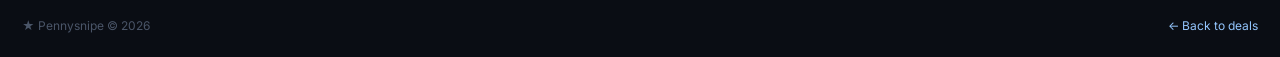
<file: templates/privacy.html>
<!DOCTYPE html>
<html lang="en">
<head>
  <meta charset="UTF-8" />
  <meta name="viewport" content="width=device-width, initial-scale=1.0" />
  <title>Privacy Policy — Pennysnipe</title>
  <link rel="preconnect" href="https://fonts.googleapis.com" />
  <link href="https://fonts.googleapis.com/css2?family=Inter:wght@400;500;600;700&display=swap" rel="stylesheet" />
  <link rel="stylesheet" href="/static/style.css" />
  <link rel="icon" type="image/x-icon" href="/static/favicon.ico" />
  <script async src="https://pagead2.googlesyndication.com/pagead/js/adsbygoogle.js?client=ca-pub-8763345097743872" crossorigin="anonymous"></script>
  <style>
    .prose { max-width: 760px; margin: 40px auto; padding: 0 20px 60px; }
    .prose h1 { font-size: 28px; font-weight: 700; margin-bottom: 8px; color: var(--accent); }
    .prose .updated { font-size: 12px; color: var(--muted); margin-bottom: 32px; }
    .prose h2 { font-size: 16px; font-weight: 700; margin: 28px 0 10px; }
    .prose p, .prose li { font-size: 14px; line-height: 1.75; color: var(--muted2); margin-bottom: 10px; }
    .prose ul { padding-left: 20px; }
    .prose a { color: var(--accent); }
    .prose a:hover { text-decoration: underline; }
  </style>
</head>
<body class="dark">

<header>
  <div class="header-inner">
    <a href="/" class="logo">&#9733; Pennysnipe</a>
  </div>
</header>

<div class="prose">
  <h1>Privacy Policy</h1>
  <p class="updated">Last updated: April 4, 2026</p>

  <p>Pennysnipe ("we", "us", or "our") operates pennysnipe.com. This page explains what information we collect, how we use it, and your rights.</p>

  <h2>Information We Collect</h2>
  <p>We do not require you to create an account or provide any personal information to use Pennysnipe. We may collect the following automatically:</p>
  <ul>
    <li><strong>Usage data</strong> — pages visited, browser type, device type, and IP address via standard server logs.</li>
    <li><strong>Cookies</strong> — small files stored in your browser. We use cookies to remember your theme preference. Third-party services (see below) may set their own cookies.</li>
    <li><strong>"Bought it" confirmations</strong> — clicking the confirmation button records an anonymous count. No personal data is stored.</li>
  </ul>

  <h2>Third-Party Advertising (Google AdSense)</h2>
  <p>We use Google AdSense to display advertisements. Google may use cookies and web beacons to serve ads based on your prior visits to this or other websites.</p>
  <ul>
    <li>Google's use of advertising cookies enables it and its partners to serve ads based on your visit to our site and/or other sites on the internet.</li>
    <li>You may opt out of personalised advertising at <a href="https://www.google.com/settings/ads" target="_blank" rel="noopener">google.com/settings/ads</a>.</li>
    <li>You can also opt out via <a href="https://www.aboutads.info/choices/" target="_blank" rel="noopener">aboutads.info</a>.</li>
  </ul>

  <h2 id="affiliate">Affiliate Links &amp; Disclaimer</h2>
  <p>Some deal links on Pennysnipe may be affiliate links. This means we may earn a small commission if you purchase through a link, at no extra cost to you. This helps keep the site free.</p>
  <p>Pennysnipe does not verify every deal before display. Prices and availability change rapidly — always confirm the price on the retailer's site before purchasing. We are not responsible for incorrect prices, cancelled orders, or retailer errors.</p>

  <h2>External Links</h2>
  <p>Deals link to third-party retailer websites. We have no control over their content or privacy practices and are not responsible for them. We recommend reviewing the privacy policy of any site you visit.</p>

  <h2>Data Retention</h2>
  <p>Server logs are retained for up to 30 days. Deal data is stored in our database indefinitely to power price history features, but contains no personal information.</p>

  <h2>Children's Privacy</h2>
  <p>Pennysnipe is not directed at children under 13. We do not knowingly collect personal information from children.</p>

  <h2>Changes to This Policy</h2>
  <p>We may update this policy from time to time. Changes will be posted on this page with an updated date. Continued use of the site constitutes acceptance of any changes.</p>

  <h2>Contact</h2>
  <p>Questions about this policy? Contact us via the support link on the main page.</p>
</div>

<footer>
  <div class="footer-inner">
    <span>&#9733; Pennysnipe &copy; 2026</span>
    <span><a href="/">← Back to deals</a></span>
  </div>
</footer>

<script>
  const saved = localStorage.getItem("ps_theme") || "dark";
  document.body.className = saved;
</script>
</body>
</html>
</file>
<file: extension/popup.css>
/* ── Reset ────────────────────────────────────────────────── */
*, *::before, *::after { box-sizing: border-box; margin: 0; padding: 0; }
body { width: 440px; min-height: 120px; font-family: 'Segoe UI', system-ui, sans-serif; font-size: 13px; }
a { color: inherit; } a:hover { opacity: 0.8; }
.hidden { display: none !important; }

/* ── Themes ───────────────────────────────────────────────── */
body.dark {
  background: #1a1a1a; color: #e0e0e0;
  --accent: #4ade80; --accent2: #facc15; --source: #67e8f9;
  --card-bg: #252525; --card-border: #333; --header-bg: #111;
  --footer-bg: #111; --link: #93c5fd; --muted: #666;
  --badge-bg: #4ade80; --badge-fg: #111; --input-bg: #333;
  --ad-bg: #1e2a1e; --ad-border: #2a4a2a; --ad-text: #86efac;
  --twitter-on: #1d9bf0; --twitter-off: #555;
  --premium-bg: #1e1a2e; --premium-border: #7c3aed;
}
body.hacker {
  background: #0a0a0a; color: #00ff41;
  --accent: #00ff41; --accent2: #00ff41; --source: #00cc33;
  --card-bg: #0d0d0d; --card-border: #00aa22; --header-bg: #000;
  --footer-bg: #000; --link: #33ff66; --muted: #006614;
  --badge-bg: #00ff41; --badge-fg: #000; --input-bg: #0d0d0d;
  --ad-bg: #001a00; --ad-border: #00aa22; --ad-text: #00ff41;
  --twitter-on: #00ff41; --twitter-off: #006614;
  --premium-bg: #001a00; --premium-border: #00ff41;
}
body.neon {
  background: #0d0020; color: #f0f0f0;
  --accent: #f0abfc; --accent2: #fde047; --source: #22d3ee;
  --card-bg: #160030; --card-border: #6b21a8; --header-bg: #0a0018;
  --footer-bg: #0a0018; --link: #a5f3fc; --muted: #6b21a8;
  --badge-bg: #f0abfc; --badge-fg: #0d0020; --input-bg: #1a0040;
  --ad-bg: #1a0030; --ad-border: #9333ea; --ad-text: #f0abfc;
  --twitter-on: #1d9bf0; --twitter-off: #6b21a8;
  --premium-bg: #1a0030; --premium-border: #f0abfc;
}
body.retro {
  background: #1c0a00; color: #fde68a;
  --accent: #fbbf24; --accent2: #f97316; --source: #fb923c;
  --card-bg: #2a1000; --card-border: #92400e; --header-bg: #110500;
  --footer-bg: #110500; --link: #fcd34d; --muted: #78350f;
  --badge-bg: #fbbf24; --badge-fg: #1c0a00; --input-bg: #2a1000;
  --ad-bg: #2a1500; --ad-border: #b45309; --ad-text: #fbbf24;
  --twitter-on: #fbbf24; --twitter-off: #78350f;
  --premium-bg: #2a1000; --premium-border: #fbbf24;
}
body.light {
  background: #f9fafb; color: #111827;
  --accent: #16a34a; --accent2: #ca8a04; --source: #0284c7;
  --card-bg: #fff; --card-border: #e5e7eb; --header-bg: #f3f4f6;
  --footer-bg: #f3f4f6; --link: #2563eb; --muted: #9ca3af;
  --badge-bg: #16a34a; --badge-fg: #fff; --input-bg: #f9fafb;
  --ad-bg: #f0fdf4; --ad-border: #bbf7d0; --ad-text: #15803d;
  --twitter-on: #1d9bf0; --twitter-off: #9ca3af;
  --premium-bg: #faf5ff; --premium-border: #7c3aed;
}

/* ── Header ───────────────────────────────────────────────── */
header {
  display: flex; align-items: center; justify-content: space-between;
  padding: 10px 12px; background: var(--header-bg);
  border-bottom: 1px solid var(--card-border);
}
.logo { font-size: 15px; font-weight: 700; color: var(--accent); letter-spacing: .5px; }
.controls { display: flex; align-items: center; gap: 5px; }
select, button, input {
  background: var(--input-bg, var(--card-bg)); color: inherit;
  border: 1px solid var(--card-border); border-radius: 4px;
  padding: 3px 7px; font-size: 12px; cursor: pointer;
}
button:hover, select:hover { border-color: var(--accent); }
input { cursor: text; width: 100%; padding: 4px 8px; }

/* ── Settings ─────────────────────────────────────────────── */
#settingsPanel {
  padding: 10px 12px; border-bottom: 1px solid var(--card-border);
  background: var(--card-bg); display: flex; flex-direction: column; gap: 8px;
}
.setting-row { display: flex; align-items: center; gap: 10px; }
.setting-row label { width: 150px; font-size: 12px; color: var(--muted); flex-shrink: 0; }
.setting-divider { border-top: 1px solid var(--card-border); margin: 2px 0; }

.premium-row { background: var(--premium-bg); border: 1px solid var(--premium-border); border-radius: 6px; padding: 6px 8px; }
.premium-row label { color: var(--accent2); font-weight: 600; }
.premium-row.premium-active { border-color: var(--accent); }

.get-premium-btn {
  font-size: 11px; font-weight: 700; padding: 4px 10px;
  background: var(--premium-border); color: #fff;
  border-radius: 4px; text-decoration: none; white-space: nowrap;
}
.get-premium-btn:hover { opacity: .85; }

.premium-perks {
  font-size: 11px; color: var(--muted); text-align: center;
  border-top: 1px solid var(--card-border); padding-top: 6px;
}

/* ── Status bars ──────────────────────────────────────────── */
#status {
  padding: 4px 12px; font-size: 11px; color: var(--muted);
  border-bottom: 1px solid var(--card-border); min-height: 22px;
}
#status.ok { color: var(--accent); }

.twitter-status {
  padding: 3px 12px; font-size: 11px;
  border-bottom: 1px solid var(--card-border);
}
.twitter-status.on  { color: var(--twitter-on); }
.twitter-status.off { color: var(--twitter-off); }

/* ── Deal list ────────────────────────────────────────────── */
#dealList {
  max-height: 400px; overflow-y: auto;
  padding: 8px 10px; display: flex; flex-direction: column; gap: 7px;
}
#dealList:empty::after {
  content: 'No extreme deals yet — scanner is running in the background.';
  display: block; text-align: center; color: var(--muted);
  padding: 24px 12px; font-style: italic;
}
.deal-card {
  background: var(--card-bg); border: 1px solid var(--card-border);
  border-left: 3px solid var(--accent); border-radius: 6px;
  padding: 8px 10px; display: flex; flex-direction: column; gap: 4px;
}
.deal-top { display: flex; align-items: center; gap: 6px; flex-wrap: wrap; }
.deal-badge {
  background: var(--badge-bg); color: var(--badge-fg);
  font-size: 10px; font-weight: 700; padding: 1px 6px;
  border-radius: 999px; white-space: nowrap;
}
.twitter-badge { background: #1d9bf0; color: #fff; }
.deal-source { font-size: 11px; color: var(--source); font-weight: 600; }
.deal-time   { font-size: 10px; color: var(--muted); margin-left: auto; white-space: nowrap; }
.deal-title  { font-size: 13px; font-weight: 600; color: inherit; text-decoration: none; line-height: 1.35; }
.deal-title:hover { color: var(--accent); }
.deal-reason { font-size: 11px; color: var(--accent2); }

/* ── Ad banner ────────────────────────────────────────────── */
.ad-banner {
  display: flex; align-items: center; gap: 8px;
  padding: 6px 12px;
  background: var(--ad-bg); border-top: 1px solid var(--ad-border);
  font-size: 11px;
}
.ad-label {
  font-size: 9px; font-weight: 700; letter-spacing: .5px;
  border: 1px solid var(--ad-border); border-radius: 3px;
  padding: 1px 4px; color: var(--muted); flex-shrink: 0;
}
.ad-banner a { color: var(--ad-text); text-decoration: none; flex: 1; }
.ad-banner a:hover { text-decoration: underline; }
.ad-banner button {
  background: none; border: none; color: var(--muted);
  padding: 0 2px; font-size: 14px; cursor: pointer; line-height: 1;
}
.ad-banner button:hover { color: var(--accent); border-color: transparent; }

/* ── Footer ───────────────────────────────────────────────── */
footer {
  padding: 6px 12px; font-size: 11px; color: var(--muted);
  background: var(--footer-bg); border-top: 1px solid var(--card-border);
  text-align: center;
}
footer a { color: var(--link); text-decoration: none; }
footer a:hover { text-decoration: underline; }

/* ── Scrollbar ────────────────────────────────────────────── */
#dealList::-webkit-scrollbar { width: 5px; }
#dealList::-webkit-scrollbar-track { background: transparent; }
#dealList::-webkit-scrollbar-thumb { background: var(--card-border); border-radius: 3px; }
</file>
<file: static/style.css>
/* ── Reset & base ─────────────────────────────────────────── */
*, *::before, *::after { box-sizing: border-box; margin: 0; padding: 0; }
html { scroll-behavior: smooth; }
body {
  font-family: 'Inter', system-ui, sans-serif;
  font-size: 14px; line-height: 1.5;
  transition: background .25s, color .25s;
}
a { color: inherit; text-decoration: none; }
button { cursor: pointer; font-family: inherit; }
input, select { font-family: inherit; }

/* ── Theme: Dark ──────────────────────────────────────────── */
body.dark {
  background: #0e1117; color: #dde3ee;
  --accent: #4ade80; --accent-dim: #166534;
  --accent2: #fbbf24; --link: #93c5fd;
  --card: #161b27; --card-border: #252d3d;
  --card-hover: #1c2234;
  --header: rgba(10,12,20,.85); --header-border: #1e2636;
  --input: #161b27; --input-border: #252d3d;
  --muted: #4a5568; --muted2: #8896aa;
  --badge-green: #0d2d1a; --badge-green-text: #4ade80;
  --badge-blue: #0e2240; --badge-blue-text: #7eb8f7;
  --badge-yellow: #2d1e04; --badge-yellow-text: #fbbf24;
  --badge-purple: #1e0d36; --badge-purple-text: #c4b5fd;
  --ad-bg: #111622; --ad-border: #252d3d; --ad-text: #3a4558;
  --score-hot-bg: #0d2d1a; --score-hot-text: #4ade80;
  --score-good-bg: #2d1e04; --score-good-text: #fbbf24;
  --score-low-bg: #2a0f0f; --score-low-text: #f87171;
  --pulse-live-bg: #0d2d1a; --pulse-live-text: #4ade80;
  --pulse-exp-bg: #2a0f0f; --pulse-exp-text: #f87171;
  --pulse-unk-bg: #161b27; --pulse-unk-text: #6b7a94;
  --confirm-hover: #4ade80; --confirm-active-bg: #0d2d1a; --confirm-active-text: #4ade80;
  --shadow: 0 4px 24px rgba(0,0,0,.4);
  --shadow-hover: 0 8px 32px rgba(0,0,0,.55);
}

/* ── Theme: Light ─────────────────────────────────────────── */
body.light {
  background: #f0f4f8; color: #0f172a;
  --accent: #16a34a; --accent-dim: #dcfce7;
  --accent2: #d97706; --link: #2563eb;
  --card: #ffffff; --card-border: #e2e8f0;
  --card-hover: #f8faff;
  --header: rgba(255,255,255,.9); --header-border: #e2e8f0;
  --input: #ffffff; --input-border: #cbd5e1;
  --muted: #94a3b8; --muted2: #64748b;
  --badge-green: #dcfce7; --badge-green-text: #15803d;
  --badge-blue: #dbeafe; --badge-blue-text: #1d4ed8;
  --badge-yellow: #fef3c7; --badge-yellow-text: #92400e;
  --badge-purple: #ede9fe; --badge-purple-text: #6d28d9;
  --ad-bg: #f1f5f9; --ad-border: #e2e8f0; --ad-text: #94a3b8;
  --score-hot-bg: #dcfce7; --score-hot-text: #15803d;
  --score-good-bg: #fef3c7; --score-good-text: #92400e;
  --score-low-bg: #fee2e2; --score-low-text: #b91c1c;
  --pulse-live-bg: #dcfce7; --pulse-live-text: #15803d;
  --pulse-exp-bg: #fee2e2; --pulse-exp-text: #b91c1c;
  --pulse-unk-bg: #f1f5f9; --pulse-unk-text: #64748b;
  --confirm-hover: #16a34a; --confirm-active-bg: #dcfce7; --confirm-active-text: #15803d;
  --shadow: 0 2px 12px rgba(0,0,0,.07);
  --shadow-hover: 0 6px 24px rgba(0,0,0,.12);
}

/* ── Theme: Sunrise ───────────────────────────────────────── */
body.sunrise {
  background: #140d06; color: #f0e0cc;
  --accent: #f97316; --accent-dim: #7c2d12;
  --accent2: #fbbf24; --link: #fb923c;
  --card: #1e1108; --card-border: #342010;
  --card-hover: #251508;
  --header: rgba(16,9,3,.88); --header-border: #342010;
  --input: #1e1108; --input-border: #342010;
  --muted: #5a3d28; --muted2: #9a6644;
  --badge-green: #3d1a06; --badge-green-text: #fb923c;
  --badge-blue: #180e06; --badge-blue-text: #fda4af;
  --badge-yellow: #2d1203; --badge-yellow-text: #fbbf24;
  --badge-purple: #200e1a; --badge-purple-text: #e879f9;
  --ad-bg: #170b04; --ad-border: #342010; --ad-text: #5a3d28;
  --score-hot-bg: #3d1a06; --score-hot-text: #fb923c;
  --score-good-bg: #2d1203; --score-good-text: #fbbf24;
  --score-low-bg: #280808; --score-low-text: #f87171;
  --pulse-live-bg: #3d1a06; --pulse-live-text: #fb923c;
  --pulse-exp-bg: #280808; --pulse-exp-text: #f87171;
  --pulse-unk-bg: #1e1108; --pulse-unk-text: #7a5038;
  --confirm-hover: #fb923c; --confirm-active-bg: #3d1a06; --confirm-active-text: #fb923c;
  --shadow: 0 4px 24px rgba(0,0,0,.5);
  --shadow-hover: 0 8px 32px rgba(0,0,0,.65);
}

/* ── Header ───────────────────────────────────────────────── */
header {
  position: sticky; top: 0; z-index: 100;
  background: var(--header);
  border-bottom: 1px solid var(--header-border);
  backdrop-filter: blur(12px);
  -webkit-backdrop-filter: blur(12px);
}
.header-inner {
  max-width: 1300px; margin: 0 auto;
  display: flex; align-items: center; gap: 20px;
  padding: 14px 24px;
}
.logo {
  font-size: 18px; font-weight: 800; color: var(--accent);
  letter-spacing: -.3px; white-space: nowrap;
  display: flex; align-items: center; gap: 6px;
}
.logo:hover { opacity: .85; }
.header-stats {
  display: flex; align-items: center; gap: 8px;
  font-size: 12px; color: var(--muted2); flex: 1;
  letter-spacing: .1px;
}
.header-stats strong { color: var(--accent); font-weight: 600; }
.stat-sep { color: var(--card-border); }
.header-right { display: flex; gap: 8px; margin-left: auto; }

/* ── Buttons ──────────────────────────────────────────────── */
.btn-primary {
  background: var(--accent); color: #000;
  border: none; border-radius: 8px;
  padding: 8px 18px; font-weight: 700; font-size: 13px;
  letter-spacing: .1px; transition: opacity .15s;
}
.btn-primary:hover { opacity: .88; }
.btn-ghost {
  background: transparent; color: var(--muted2);
  border: 1px solid var(--card-border); border-radius: 8px;
  padding: 8px 14px; font-size: 13px;
  transition: border-color .15s, color .15s;
}
.btn-ghost:hover { border-color: var(--accent); color: var(--accent); }
.btn-block { display: block; width: 100%; text-align: center; }
#themeToggle, #scanNow {
  background: var(--input); border: 1px solid var(--input-border);
  border-radius: 8px; padding: 7px 13px; font-size: 13px;
  color: var(--muted2); transition: border-color .15s, color .15s;
}
#themeToggle:hover, #scanNow:hover {
  border-color: var(--accent); color: var(--accent);
}

/* ── Ad zones ─────────────────────────────────────────────── */
.ad-zone { display: flex; justify-content: center; align-items: center; }
.ad-leaderboard {
  padding: 10px 24px;
  background: var(--ad-bg);
  border-bottom: 1px solid var(--ad-border);
}
.ad-placeholder {
  display: flex; align-items: center; justify-content: center;
  background: var(--ad-bg); border: 1px dashed var(--ad-border);
  color: var(--ad-text); font-size: 10px; letter-spacing: .8px;
  text-transform: uppercase; border-radius: 6px;
}
.ad-leaderboard .ad-placeholder { width: 728px; max-width: 100%; height: 90px; }
.ad-rectangle   .ad-placeholder { width: 300px; height: 250px; }
.ad-halfpage    .ad-placeholder { width: 300px; height: 600px; }

/* ── Main layout ──────────────────────────────────────────── */
main { max-width: 1300px; margin: 0 auto; padding: 24px; }
.layout {
  display: grid; grid-template-columns: 1fr 300px;
  gap: 28px; align-items: start; margin-top: 20px;
}

/* ── Filter bar ───────────────────────────────────────────── */
.filter-bar {
  display: flex; gap: 10px; align-items: center; flex-wrap: wrap;
  background: var(--card); border: 1px solid var(--card-border);
  border-radius: 12px; padding: 14px 18px;
  box-shadow: var(--shadow);
}
.filter-bar input[type="search"],
.filter-bar input[type="number"],
.filter-bar select {
  background: var(--input); color: inherit;
  border: 1px solid var(--input-border); border-radius: 8px;
  padding: 8px 12px; font-size: 13px;
  transition: border-color .15s;
}
.filter-bar input[type="search"] { flex: 1; min-width: 180px; }
.filter-bar input[type="number"] { width: 130px; }
.filter-bar select { min-width: 148px; }
.filter-bar input:focus, .filter-bar select:focus {
  outline: none; border-color: var(--accent);
}
.new-badge {
  background: var(--accent); color: #000;
  font-size: 11px; font-weight: 700; padding: 4px 12px;
  border-radius: 999px; cursor: pointer;
  animation: pulse-badge 1.8s infinite;
  letter-spacing: .2px;
}
@keyframes pulse-badge { 0%,100%{opacity:1} 50%{opacity:.65} }
.hidden { display: none !important; }

/* ── Deal grid ────────────────────────────────────────────── */
.deal-grid { display: flex; flex-direction: column; gap: 10px; }

.deal-card {
  background: var(--card);
  border: 1px solid var(--card-border);
  border-left: 3px solid var(--accent);
  border-radius: 12px; padding: 16px 18px;
  display: flex; flex-direction: column; gap: 10px;
  transition: box-shadow .2s, transform .2s, background .2s, border-color .2s;
  box-shadow: var(--shadow);
}
.deal-card:hover {
  box-shadow: var(--shadow-hover);
  transform: translateY(-2px);
  background: var(--card-hover);
}
.deal-card.in-feed-ad {
  border-left-color: var(--ad-border); padding: 0; overflow: hidden;
}
.deal-card.is-expired {
  opacity: .5; border-left-color: var(--pulse-exp-text);
}

/* ── Deal card top row ────────────────────────────────────── */
.deal-top {
  display: flex; align-items: center;
  gap: 6px; flex-wrap: wrap;
}

/* ── Source badge ─────────────────────────────────────────── */
.source-badge {
  font-size: 10px; font-weight: 700; padding: 3px 9px;
  border-radius: 999px; white-space: nowrap;
  letter-spacing: .3px; text-transform: uppercase;
}
.badge-green  { background: var(--badge-green);  color: var(--badge-green-text); }
.badge-blue   { background: var(--badge-blue);   color: var(--badge-blue-text); }
.badge-yellow { background: var(--badge-yellow); color: var(--badge-yellow-text); }
.badge-purple { background: var(--badge-purple); color: var(--badge-purple-text); }

/* ── Score badge ──────────────────────────────────────────── */
.score-badge {
  font-size: 10px; font-weight: 800; padding: 3px 8px;
  border-radius: 999px; white-space: nowrap; letter-spacing: .2px;
}
.score-hot  { background: var(--score-hot-bg);  color: var(--score-hot-text); }
.score-good { background: var(--score-good-bg); color: var(--score-good-text); }
.score-low  { background: var(--score-low-bg);  color: var(--score-low-text); }

/* ── Pulse badge ──────────────────────────────────────────── */
.pulse-badge {
  font-size: 10px; font-weight: 700; padding: 3px 8px;
  border-radius: 999px; white-space: nowrap;
}
.pulse-live       { background: var(--pulse-live-bg); color: var(--pulse-live-text); }
.pulse-expired    { background: var(--pulse-exp-bg);  color: var(--pulse-exp-text); }
.pulse-unverified { background: var(--pulse-unk-bg);  color: var(--pulse-unk-text); }

.deal-time {
  font-size: 11px; color: var(--muted);
  margin-left: auto; letter-spacing: .1px;
}

/* ── Deal title ───────────────────────────────────────────── */
.deal-title {
  font-size: 14px; font-weight: 600; color: inherit; line-height: 1.45;
  display: -webkit-box; -webkit-line-clamp: 2;
  -webkit-box-orient: vertical; overflow: hidden;
  transition: color .15s;
}
.deal-title:hover { color: var(--accent); }

/* ── Deal bottom row ──────────────────────────────────────── */
.deal-bottom {
  display: flex; align-items: center;
  gap: 8px; flex-wrap: wrap;
}
.deal-reason {
  font-size: 11px; font-weight: 700; color: var(--accent2);
  background: var(--badge-yellow); padding: 3px 9px;
  border-radius: 5px; white-space: nowrap; letter-spacing: .1px;
}

/* ── Confirm button ───────────────────────────────────────── */
.confirm-btn {
  background: transparent;
  border: 1px solid var(--card-border);
  border-radius: 7px; padding: 4px 10px;
  font-size: 11px; font-weight: 600;
  color: var(--muted2); cursor: pointer;
  display: inline-flex; align-items: center; gap: 4px;
  transition: all .15s; white-space: nowrap;
}
.confirm-btn:hover {
  border-color: var(--confirm-hover);
  color: var(--confirm-hover);
  background: color-mix(in srgb, var(--confirm-hover) 8%, transparent);
}
.confirm-btn.confirmed {
  background: var(--confirm-active-bg);
  color: var(--confirm-active-text);
  border-color: var(--confirm-active-bg);
}
.confirm-btn:disabled { cursor: default; }

/* ── View deal button ─────────────────────────────────────── */
.deal-link {
  margin-left: auto; font-size: 12px; font-weight: 700;
  color: var(--accent); border: 1px solid var(--accent);
  padding: 4px 12px; border-radius: 7px; white-space: nowrap;
  transition: background .15s, color .15s;
  letter-spacing: .1px;
}
.deal-link:hover { background: var(--accent); color: #000; }

/* ── Price sparkline ──────────────────────────────────────── */
.sparkline-wrap {
  display: flex; align-items: center; gap: 10px;
  padding-top: 8px; margin-top: 2px;
  border-top: 1px solid var(--card-border);
}
.sparkline-svg { flex-shrink: 0; overflow: visible; }
.spark-meta { display: flex; flex-direction: column; gap: 2px; }
.spark-label { font-size: 10px; color: var(--muted); letter-spacing: .2px; }
.spark-range { font-size: 11px; font-weight: 700; color: var(--accent2); }

/* ── In-feed ad ───────────────────────────────────────────── */
.in-feed-ad-wrap {
  background: var(--ad-bg); border: 1px dashed var(--ad-border);
  border-radius: 12px; padding: 16px;
  display: flex; flex-direction: column; align-items: center; gap: 6px;
}
.in-feed-ad-label {
  font-size: 9px; color: var(--ad-text);
  letter-spacing: 1px; text-transform: uppercase;
}
.in-feed-ad-wrap .ad-placeholder { width: 100%; height: 90px; border: none; }

/* ── Load more ────────────────────────────────────────────── */
.load-more-row { display: flex; justify-content: center; margin-top: 20px; }

/* ── Sidebar ──────────────────────────────────────────────── */
.sidebar {
  display: flex; flex-direction: column; gap: 16px;
  position: sticky; top: 72px;
}
.sidebar-card {
  background: var(--card); border: 1px solid var(--card-border);
  border-radius: 12px; padding: 18px;
  box-shadow: var(--shadow);
}
.sidebar-card h3 {
  font-size: 11px; font-weight: 700; margin-bottom: 14px;
  color: var(--accent); text-transform: uppercase;
  letter-spacing: .8px;
}
.stat-row {
  display: flex; justify-content: space-between; align-items: center;
  padding: 7px 0; border-bottom: 1px solid var(--card-border);
  font-size: 13px; color: var(--muted2);
}
.stat-row:last-child { border-bottom: none; }
.stat-row strong { color: var(--accent); font-weight: 700; font-size: 14px; }
.support-card p { font-size: 12px; color: var(--muted2); margin-bottom: 14px; line-height: 1.6; }

/* ── Empty / loading states ───────────────────────────────── */
.loading, .empty-state {
  text-align: center; padding: 48px 20px;
  color: var(--muted); font-size: 14px; line-height: 1.7;
}

/* ── Footer ───────────────────────────────────────────────── */
footer {
  margin-top: 48px; border-top: 1px solid var(--card-border);
  background: var(--header); padding: 22px;
}
.footer-inner {
  max-width: 1300px; margin: 0 auto;
  display: flex; justify-content: space-between; flex-wrap: wrap;
  gap: 10px; font-size: 12px; color: var(--muted);
}
.footer-inner a { color: var(--link); transition: opacity .15s; }
.footer-inner a:hover { opacity: .75; text-decoration: underline; }

/* ── Responsive ───────────────────────────────────────────── */
@media (max-width: 960px) {
  .layout { grid-template-columns: 1fr; }
  .sidebar { position: static; }
  .ad-leaderboard .ad-placeholder { width: 100%; height: 60px; }
  .ad-halfpage { display: none; }
  .header-stats { display: none; }
}
@media (max-width: 600px) {
  .header-inner { padding: 11px 16px; }
  main { padding: 14px; }
  .filter-bar { padding: 12px 14px; gap: 8px; }
  .deal-card { padding: 14px 14px; }
  .deal-bottom { gap: 6px; }
}
</file>
